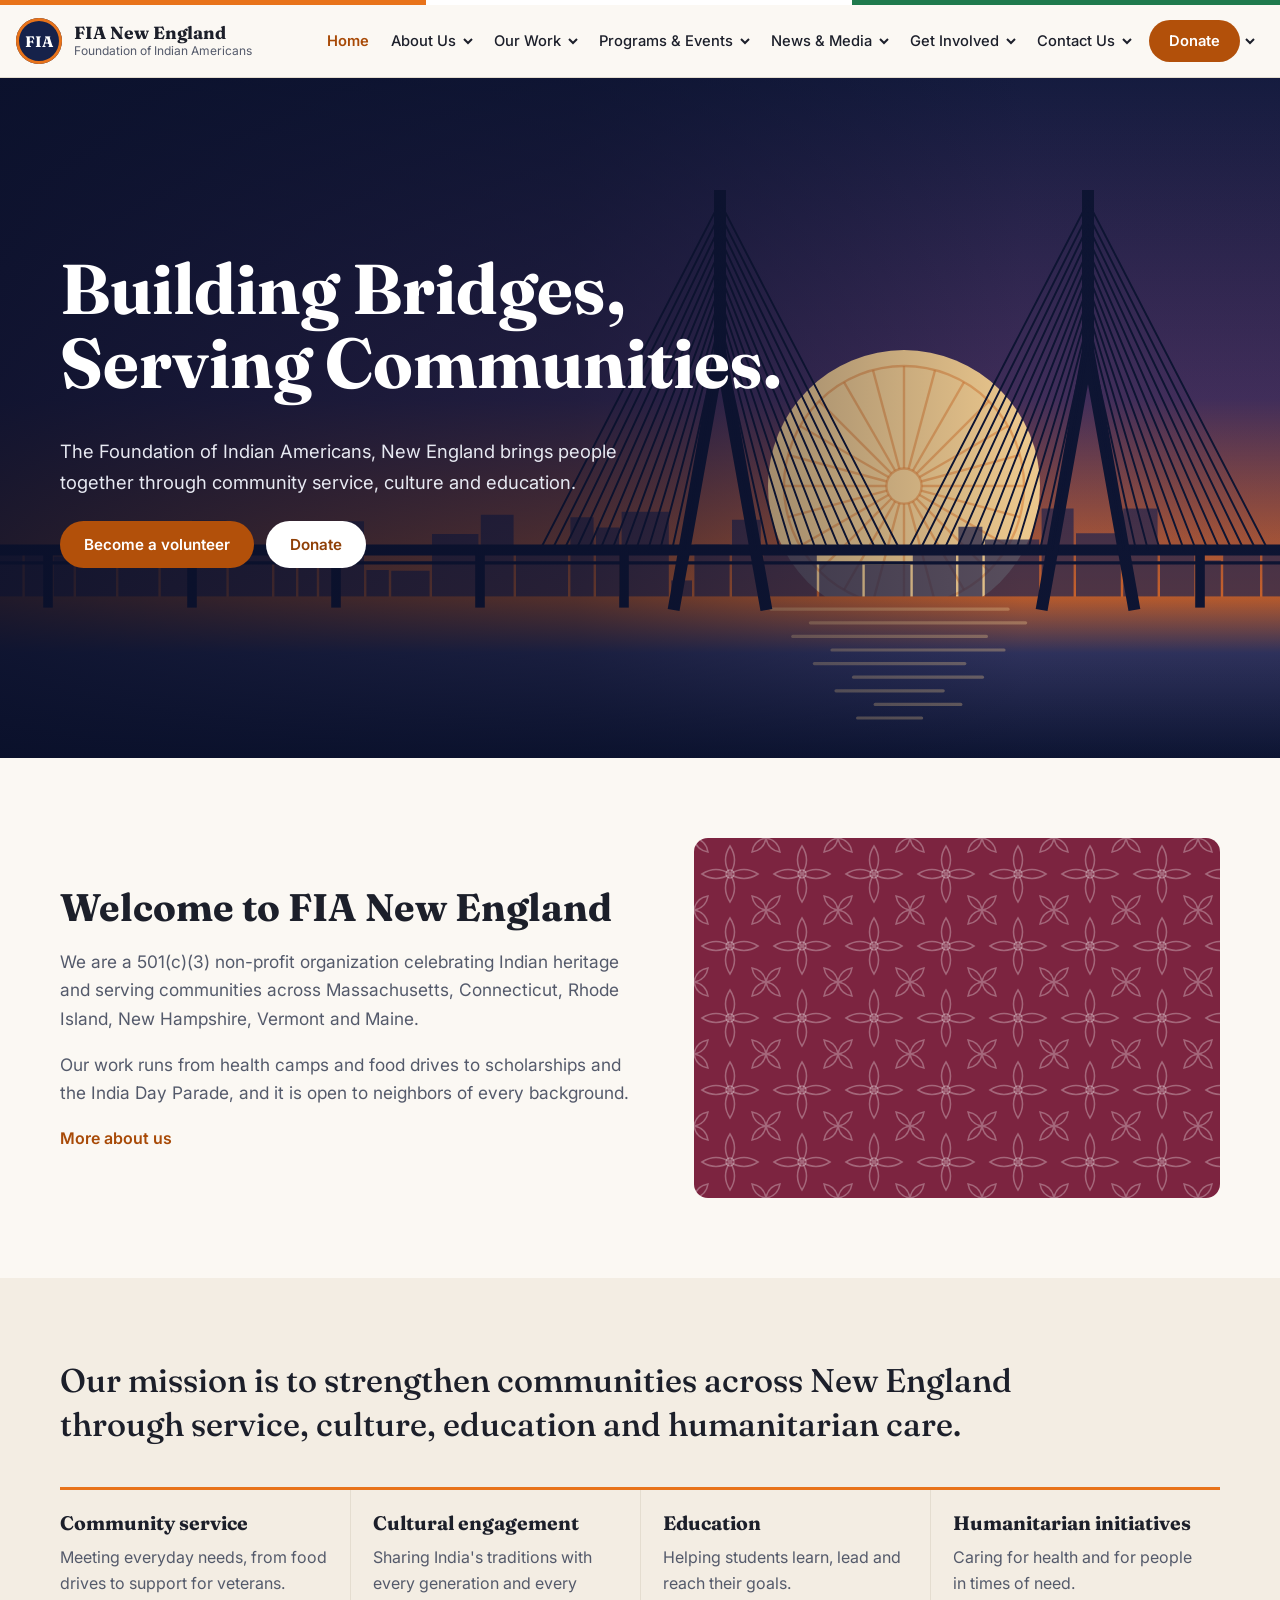
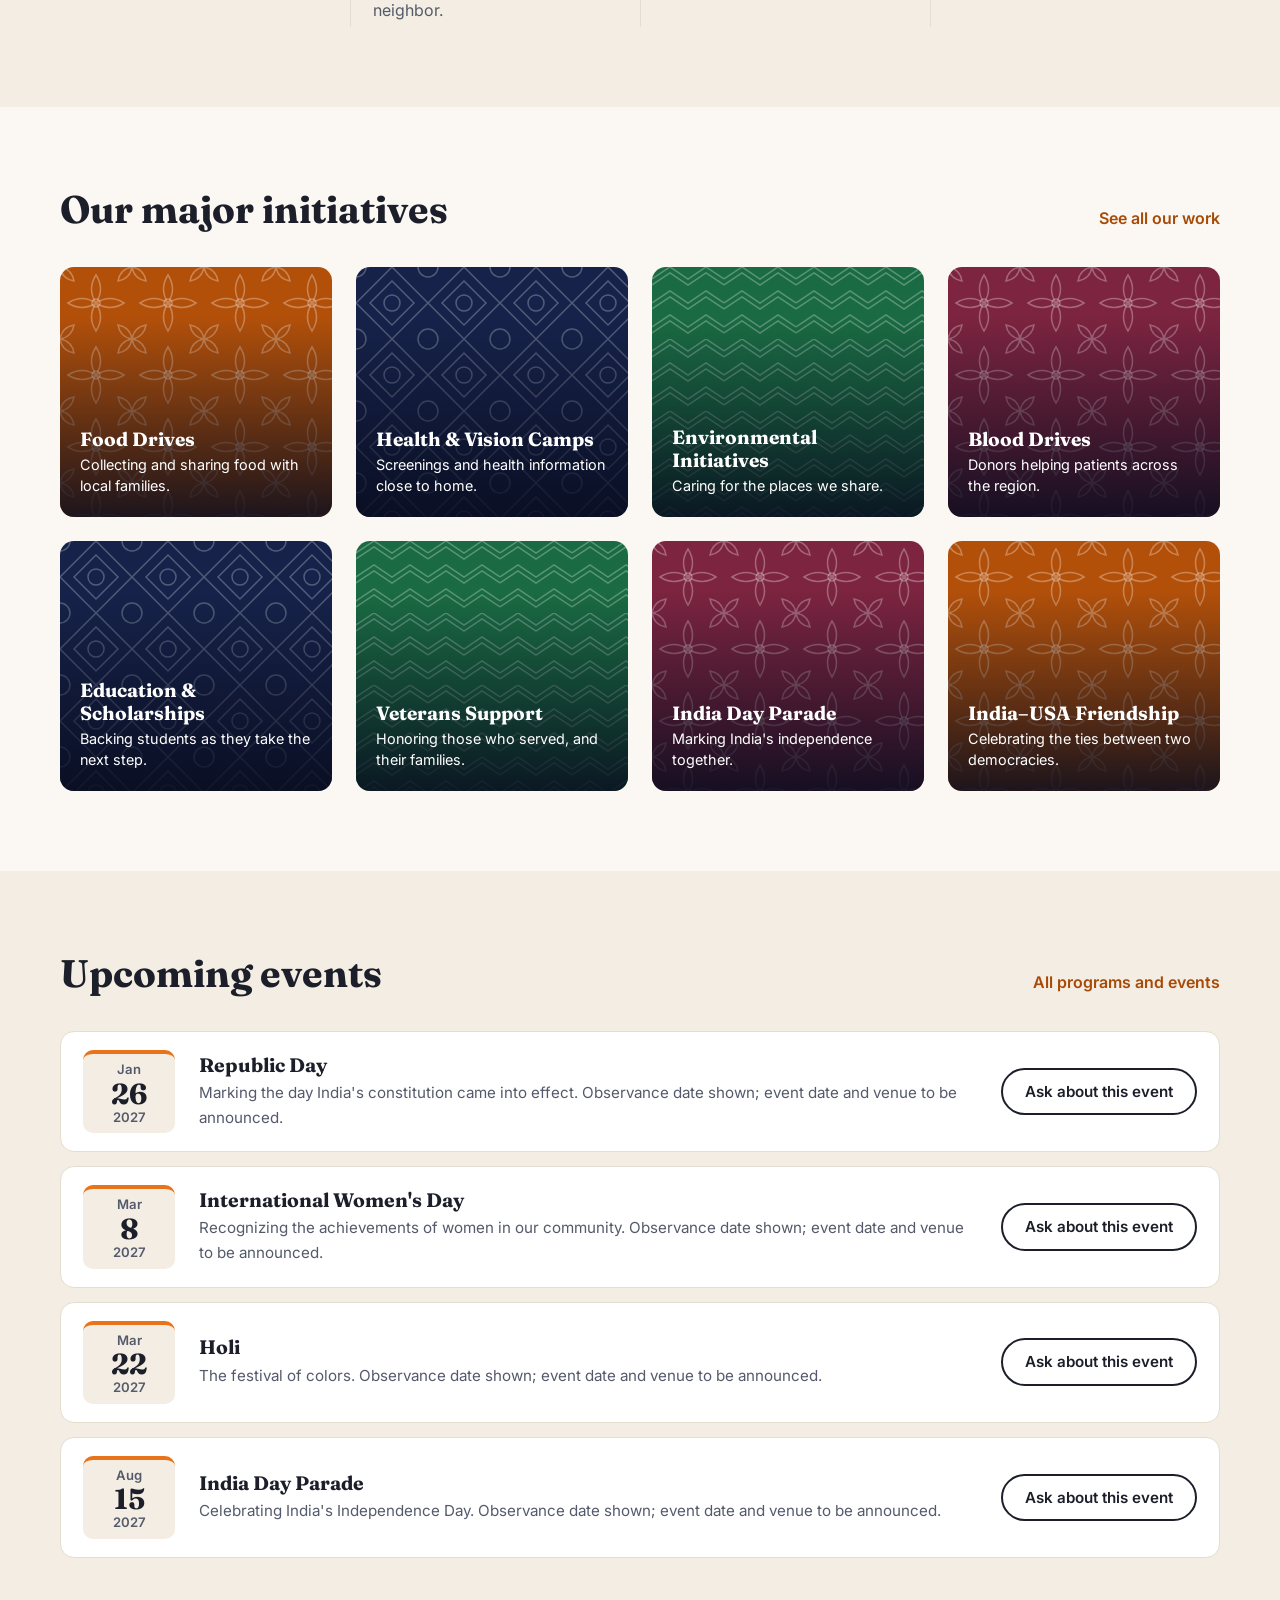
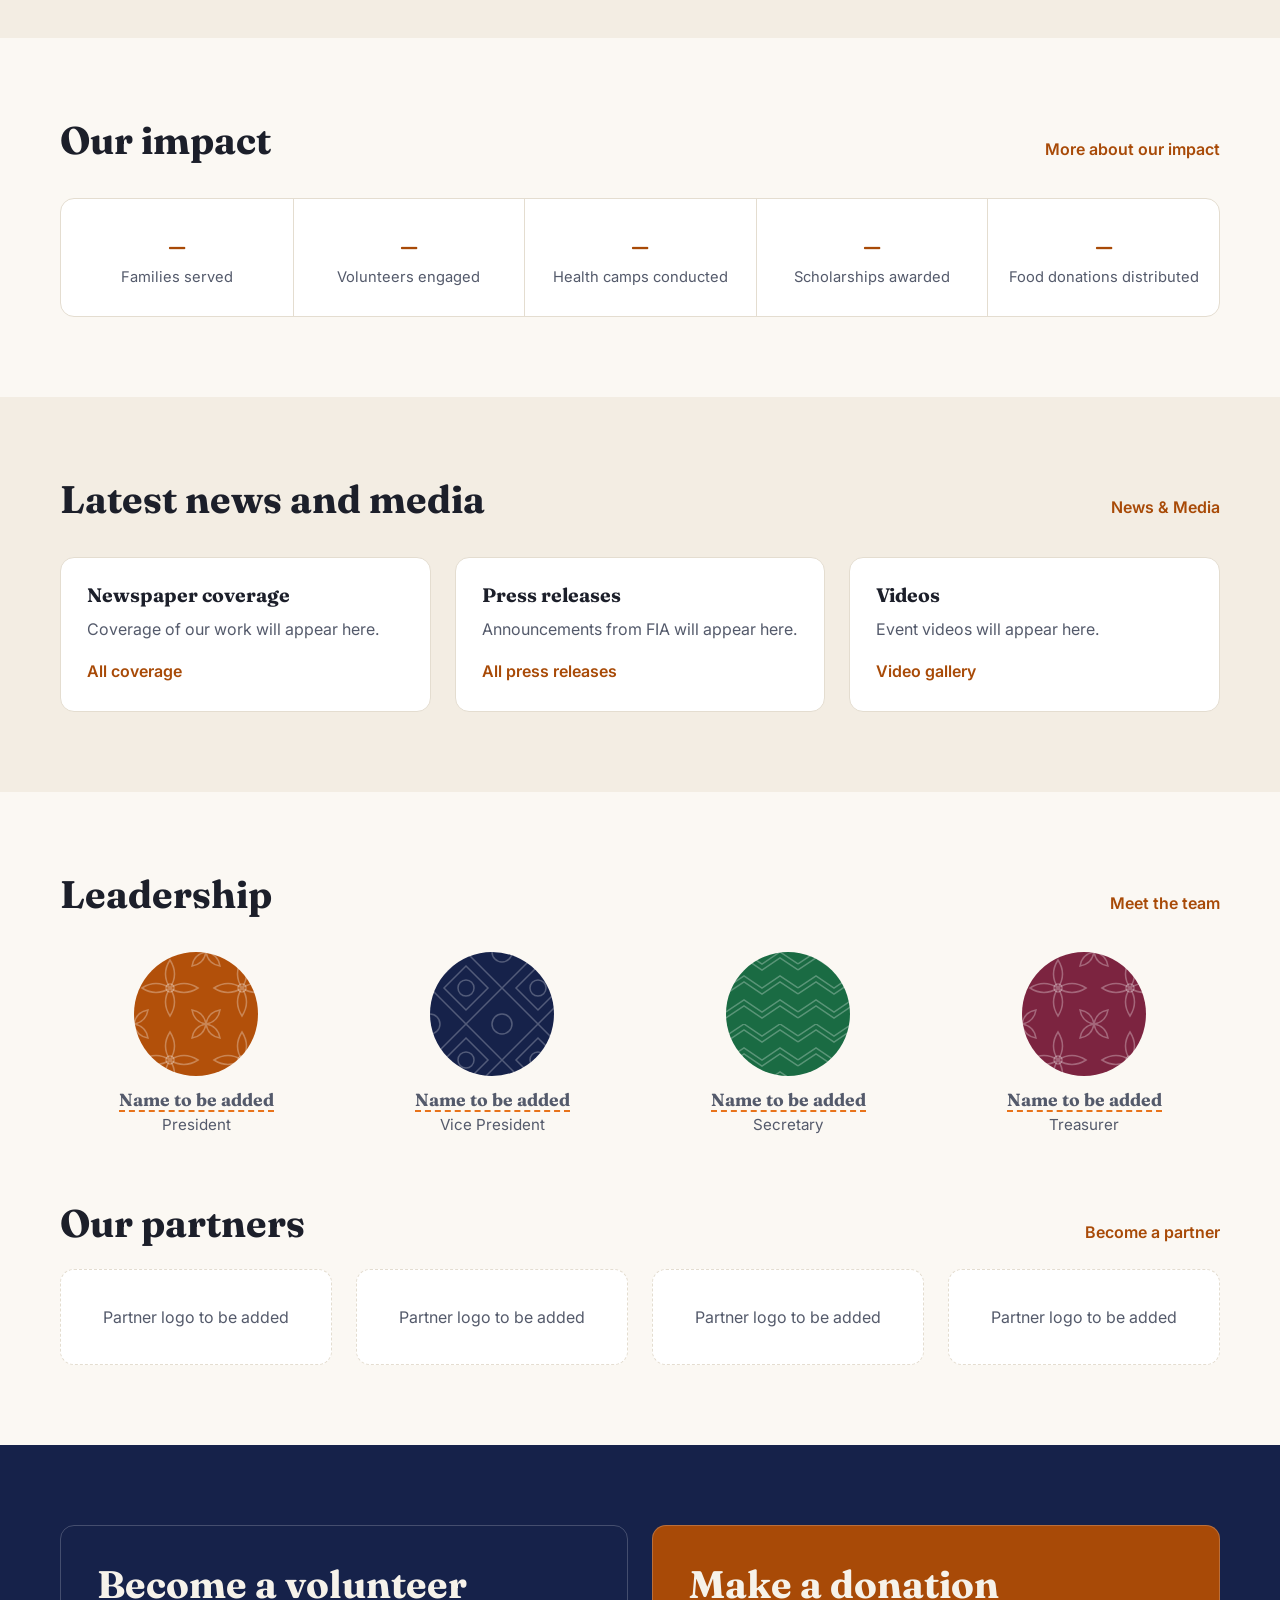
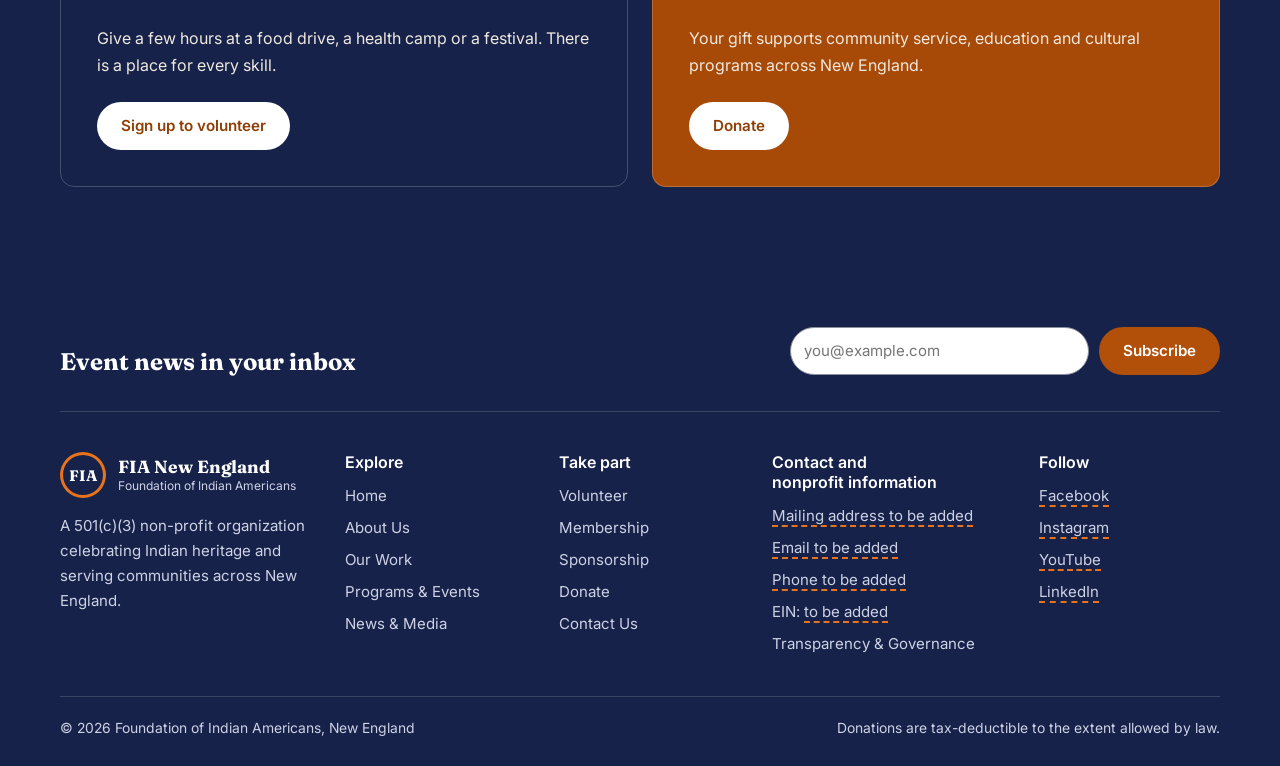
<file: fia-new-england/index.html>
<!doctype html>
<html lang="en">
<head>
<meta charset="utf-8">
<meta name="viewport" content="width=device-width, initial-scale=1">
<title>FIA New England</title>
<meta name="description" content="Foundation of Indian Americans (FIA)-New England is a 501 (C) 3 non-profit organization celebrating Indian heritage and serving communities across New England.">
<link rel="preconnect" href="https://fonts.googleapis.com">
<link rel="preconnect" href="https://fonts.gstatic.com" crossorigin>
<link href="https://fonts.googleapis.com/css2?family=Fraunces:opsz,wght@9..144,500;9..144,700&family=Inter:wght@400;500;600&display=swap" rel="stylesheet">
<link rel="stylesheet" href="assets/styles.css">
<script src="assets/site-config.js"></script>
<script src="assets/site.js"></script>
</head>
<body>
<fia-header></fia-header>
<noscript><p class="wrap"><a href="index.html">Home</a> | <a href="about.html">About Us</a> | <a href="our-work.html">Our Work</a> | <a href="programs-events.html">Programs &amp; Events</a> | <a href="news-media.html">News &amp; Media</a> | <a href="get-involved.html">Get Involved</a> | <a href="donate.html">Donate</a> | <a href="contact.html">Contact Us</a></p></noscript>

<main id="main">
<!-- 1. Hero banner: add event photos in assets/site-config.js (heroPhotos) -->
<section class="hero">
  <div class="hero-media"><img class="on" src="images/hero-bridge.svg" alt=""></div>
  <div class="wrap">
    <h1>Building Bridges, <br>Serving Communities.</h1>
    <p>The Foundation of Indian Americans, New England brings people together through community service, culture and education.</p>
    <div class="actions">
      <a class="btn" href="get-involved.html#volunteer">Become a volunteer</a>
      <a class="btn btn-light" href="donate.html">Donate</a>
    </div>
  </div>
</section>

<!-- 2. About FIA -->
<section id="about">
  <div class="wrap split">
    <div>
      <h2>Welcome to FIA New England</h2>
      <p class="lead">We are a 501(c)(3) non-profit organization celebrating Indian heritage and serving communities across Massachusetts, Connecticut, Rhode Island, New Hampshire, Vermont and Maine.</p>
      <p class="lead">Our work runs from health camps and food drives to scholarships and the India Day Parade, and it is open to neighbors of every background.</p>
      <a class="link" href="about.html">More about us</a>
    </div>
    <div class="photo p4" data-photo="about"></div>
  </div>
</section>

<!-- 3. Our mission -->
<section id="mission" class="alt">
  <div class="wrap">
    <h2 class="sr-only">Our mission</h2>
    <p class="statement">Our mission is to strengthen communities across New England through service, culture, education and humanitarian care.</p>
    <div class="mission">
      <div><h3>Community service</h3><p>Meeting everyday needs, from food drives to support for veterans.</p></div>
      <div><h3>Cultural engagement</h3><p>Sharing India's traditions with every generation and every neighbor.</p></div>
      <div><h3>Education</h3><p>Helping students learn, lead and reach their goals.</p></div>
      <div><h3>Humanitarian initiatives</h3><p>Caring for health and for people in times of need.</p></div>
    </div>
  </div>
</section>

<!-- 4. Major initiatives -->
<section id="initiatives">
  <div class="wrap">
    <div class="section-head"><h2>Our major initiatives</h2><a class="link" href="our-work.html">See all our work</a></div>
    <div class="cols-4">
      <a class="tile photo p1" data-photo="food" href="our-work.html#food"><span><strong>Food Drives</strong><small>Collecting and sharing food with local families.</small></span></a>
      <a class="tile photo p2" data-photo="health" href="our-work.html#health"><span><strong>Health &amp; Vision Camps</strong><small>Screenings and health information close to home.</small></span></a>
      <a class="tile photo p3" data-photo="environment" href="our-work.html#environment"><span><strong>Environmental Initiatives</strong><small>Caring for the places we share.</small></span></a>
      <a class="tile photo p4" data-photo="blood" href="our-work.html#blood"><span><strong>Blood Drives</strong><small>Donors helping patients across the region.</small></span></a>
      <a class="tile photo p2" data-photo="education" href="our-work.html#education"><span><strong>Education &amp; Scholarships</strong><small>Backing students as they take the next step.</small></span></a>
      <a class="tile photo p3" data-photo="veterans" href="our-work.html#veterans"><span><strong>Veterans Support</strong><small>Honoring those who served, and their families.</small></span></a>
      <a class="tile photo p4" data-photo="parade" href="programs-events.html#parade"><span><strong>India Day Parade</strong><small>Marking India's independence together.</small></span></a>
      <a class="tile photo p1" data-photo="friendship" href="special-initiatives.html#friendship"><span><strong>India&ndash;USA Friendship</strong><small>Celebrating the ties between two democracies.</small></span></a>
    </div>
  </div>
</section>

<!-- 5. Upcoming events: edit the list in assets/site-config.js -->
<section id="events" class="alt">
  <div class="wrap">
    <div class="section-head"><h2>Upcoming events</h2><a class="link" href="programs-events.html">All programs and events</a></div>
    <div class="events" data-render="upcoming" data-max="4"></div>
  </div>
</section>

<!-- 6. Impact -->
<section id="impact">
  <div class="wrap">
    <div class="section-head"><h2>Our impact</h2><a class="link" href="impact.html">More about our impact</a></div>
    <div class="stats" data-render="impact"></div>
  </div>
</section>

<!-- 7. News and media -->
<section id="news" class="alt">
  <div class="wrap">
    <div class="section-head"><h2>Latest news and media</h2><a class="link" href="news-media.html">News &amp; Media</a></div>
    <div class="cols-3">
      <div class="box"><h3>Newspaper coverage</h3><p data-render="latest" data-group="coverage" data-none="Coverage of our work will appear here."></p><a class="link" href="news-media.html#coverage">All coverage</a></div>
      <div class="box"><h3>Press releases</h3><p data-render="latest" data-group="press" data-none="Announcements from FIA will appear here."></p><a class="link" href="news-media.html#press">All press releases</a></div>
      <div class="box"><h3>Videos</h3><p data-render="latest" data-group="videos" data-none="Event videos will appear here."></p><a class="link" href="news-media.html#videos">Video gallery</a></div>
    </div>
  </div>
</section>

<!-- 8. Leadership and partners -->
<section id="leadership">
  <div class="wrap">
    <div class="section-head"><h2>Leadership</h2><a class="link" href="about.html#leadership">Meet the team</a></div>
    <div class="cols-4 people" data-render="people" data-group="leadership" data-max="4"></div>
    <div class="section-head" style="margin:64px 0 24px"><h2>Our partners</h2><a class="link" href="get-involved.html#partner">Become a partner</a></div>
    <div class="cols-4 partners" data-render="partners"></div>
  </div>
</section>

<!-- 9. Volunteer / donate -->
<section id="involve" class="cta">
  <div class="wrap cols-2">
    <div><h2>Become a volunteer</h2><p>Give a few hours at a food drive, a health camp or a festival. There is a place for every skill.</p><div class="actions"><a class="btn btn-light" href="get-involved.html#volunteer">Sign up to volunteer</a></div></div>
    <div class="give"><h2>Make a donation</h2><p>Your gift supports community service, education and cultural programs across New England.</p><div class="actions"><a class="btn btn-light" href="donate.html">Donate</a></div></div>
  </div>
</section>
</main>

<fia-footer></fia-footer>
</body>
</html>
</file>
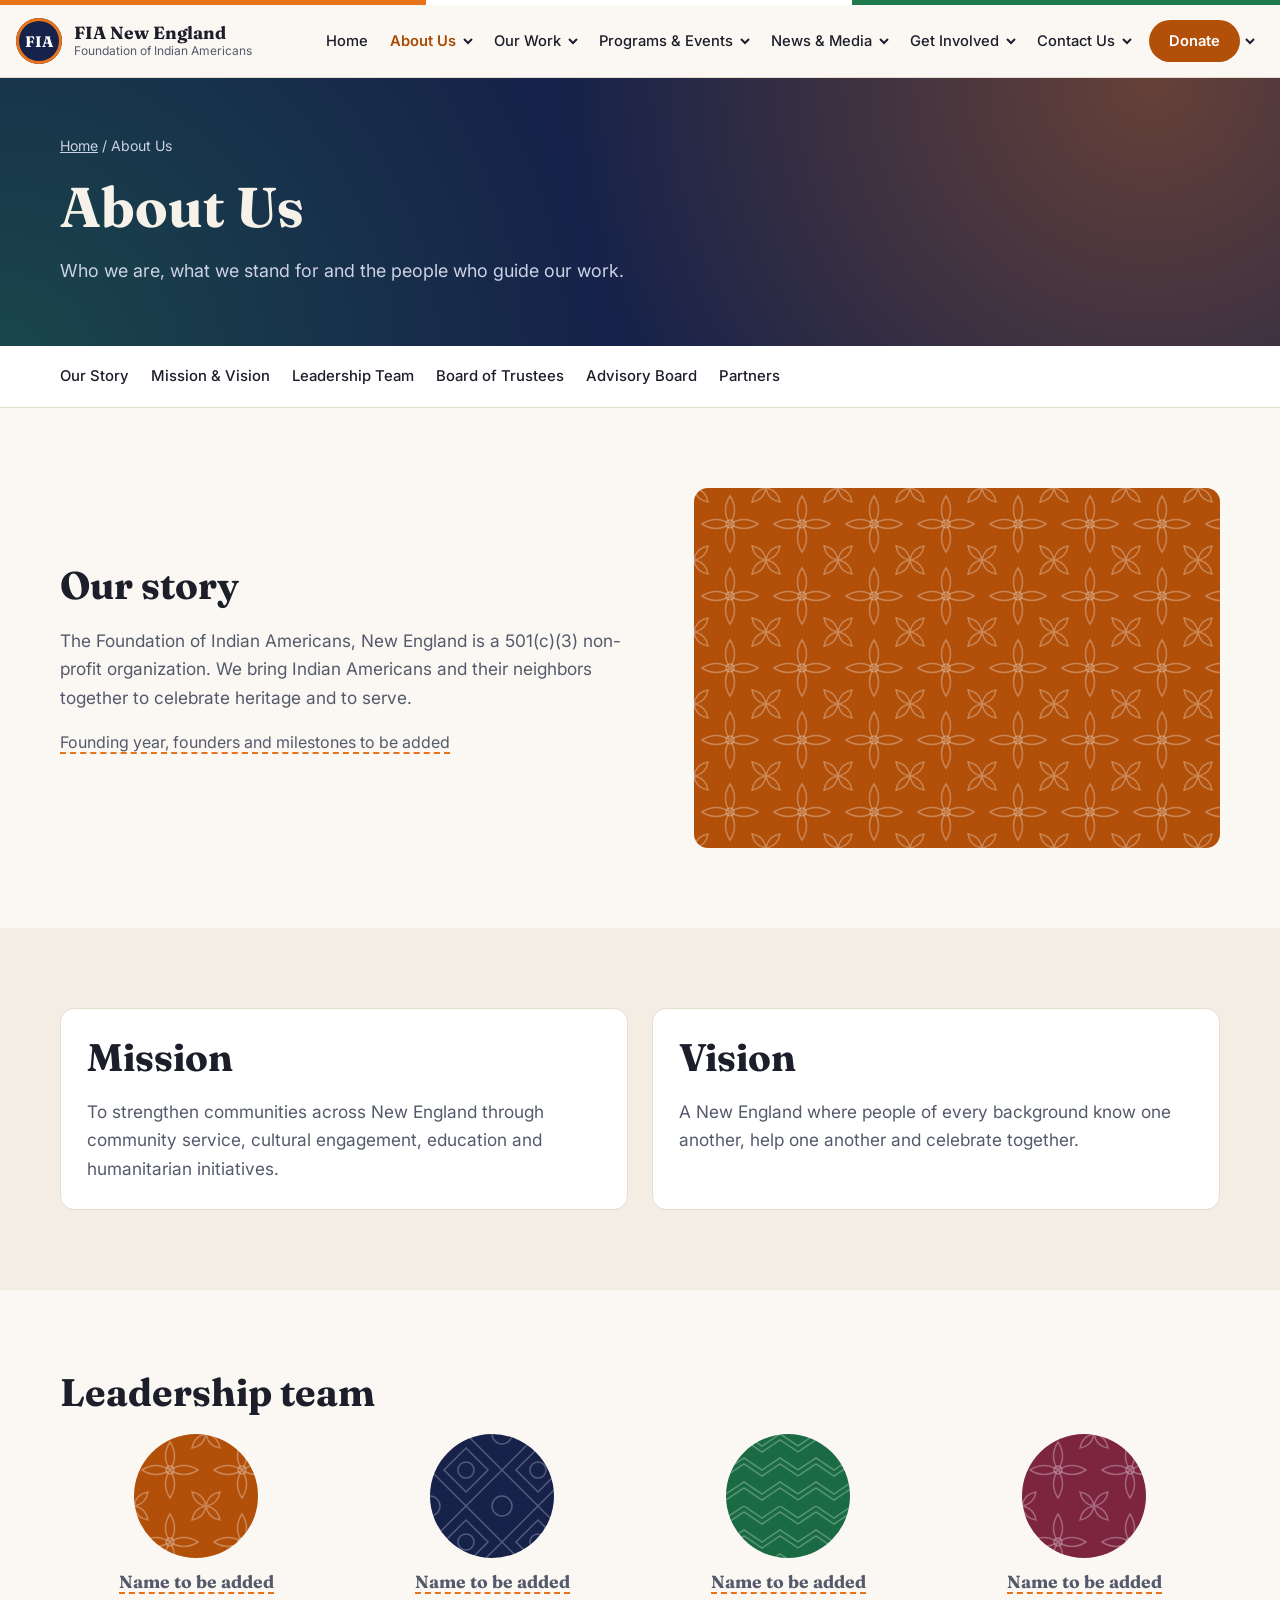
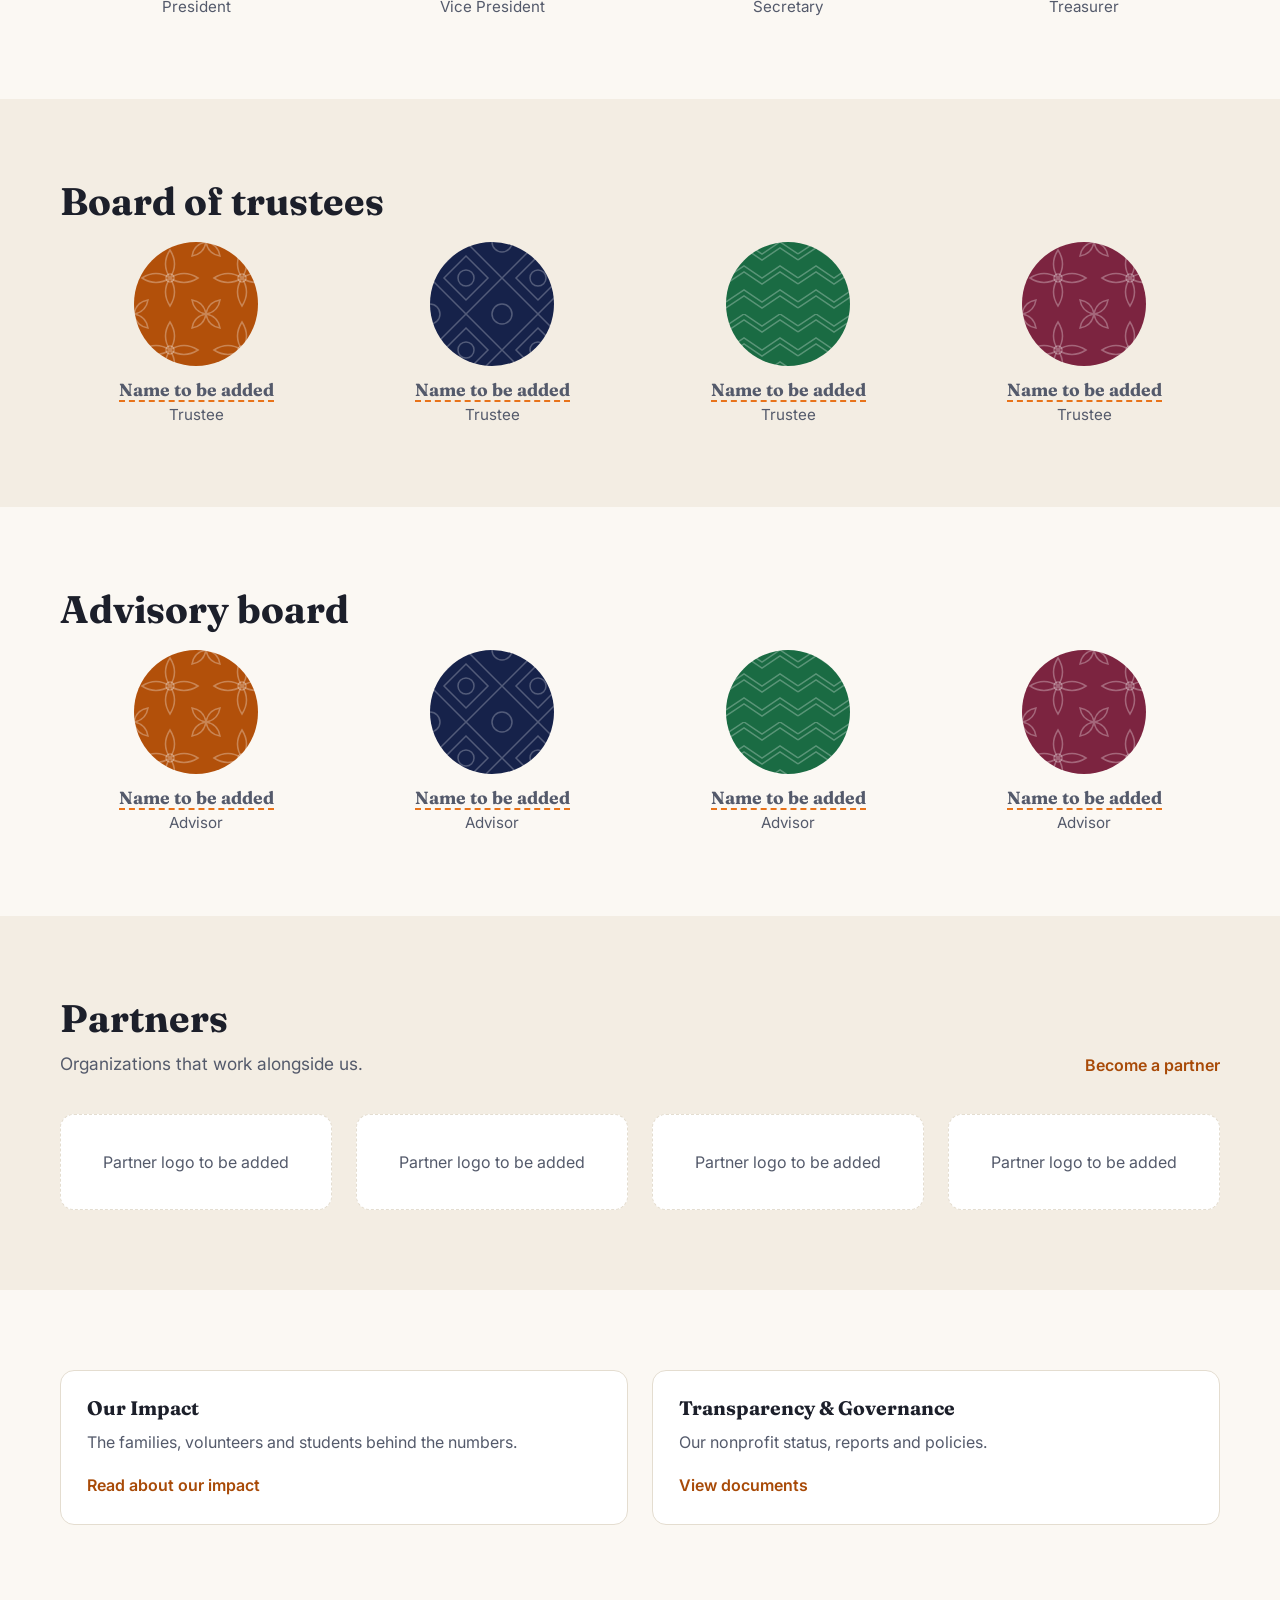
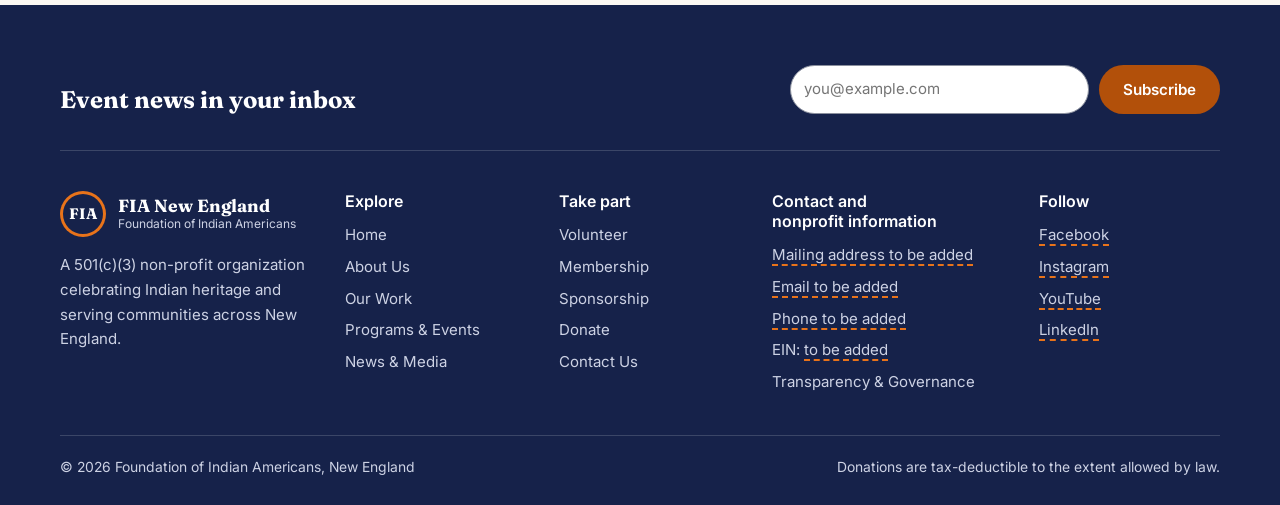
<file: fia-new-england/about.html>
<!doctype html>
<html lang="en">
<head>
<meta charset="utf-8">
<meta name="viewport" content="width=device-width, initial-scale=1">
<title>About Us | FIA New England</title>
<meta name="description" content="The story, mission, leadership, boards and partners of FIA New England.">
<link rel="preconnect" href="https://fonts.googleapis.com">
<link rel="preconnect" href="https://fonts.gstatic.com" crossorigin>
<link href="https://fonts.googleapis.com/css2?family=Fraunces:opsz,wght@9..144,500;9..144,700&family=Inter:wght@400;500;600&display=swap" rel="stylesheet">
<link rel="stylesheet" href="assets/styles.css">
<script src="assets/site-config.js"></script>
<script src="assets/site.js"></script>
</head>
<body>
<fia-header></fia-header>
<noscript><p class="wrap"><a href="index.html">Home</a> | <a href="about.html">About Us</a> | <a href="our-work.html">Our Work</a> | <a href="programs-events.html">Programs &amp; Events</a> | <a href="news-media.html">News &amp; Media</a> | <a href="get-involved.html">Get Involved</a> | <a href="donate.html">Donate</a> | <a href="contact.html">Contact Us</a></p></noscript>

<main id="main">
<div class="band"><div class="wrap">
  <nav class="crumbs" aria-label="Breadcrumb"><a href="index.html">Home</a> / About Us</nav>
  <h1>About Us</h1>
  <p>Who we are, what we stand for and the people who guide our work.</p>
</div></div>
<nav class="jump" aria-label="On this page"><ul class="wrap">
  <li><a href="#our-story">Our Story</a></li>
  <li><a href="#mission">Mission &amp; Vision</a></li>
  <li><a href="#leadership">Leadership Team</a></li>
  <li><a href="#trustees">Board of Trustees</a></li>
  <li><a href="#advisors">Advisory Board</a></li>
  <li><a href="#partners">Partners</a></li>
</ul></nav>

<section id="our-story">
  <div class="wrap split">
    <div>
      <h2>Our story</h2>
      <p class="lead">The Foundation of Indian Americans, New England is a 501(c)(3) non-profit organization. We bring Indian Americans and their neighbors together to celebrate heritage and to serve.</p>
      <p><span class="todo">Founding year, founders and milestones to be added</span></p>
    </div>
    <div class="photo p1" data-photo="about"></div>
  </div>
</section>
<section id="mission" class="alt">
  <div class="wrap cols-2">
    <div class="box"><h2>Mission</h2><p class="lead">To strengthen communities across New England through community service, cultural engagement, education and humanitarian initiatives.</p></div>
    <div class="box"><h2>Vision</h2><p class="lead">A New England where people of every background know one another, help one another and celebrate together.</p></div>
  </div>
</section>
<section id="leadership"><div class="wrap"><h2>Leadership team</h2><div class="cols-4 people" data-render="people" data-group="leadership"></div></div></section>
<section id="trustees" class="alt"><div class="wrap"><h2>Board of trustees</h2><div class="cols-4 people" data-render="people" data-group="trustees"></div></div></section>
<section id="advisors"><div class="wrap"><h2>Advisory board</h2><div class="cols-4 people" data-render="people" data-group="advisors"></div></div></section>
<section id="partners" class="alt">
  <div class="wrap">
    <div class="section-head"><div><h2>Partners</h2><p class="lead">Organizations that work alongside us.</p></div><a class="link" href="get-involved.html#partner">Become a partner</a></div>
    <div class="cols-4 partners" data-render="partners"></div>
  </div>
</section>
<section>
  <div class="wrap cols-2">
    <div class="box"><h3>Our Impact</h3><p>The families, volunteers and students behind the numbers.</p><a class="link" href="impact.html">Read about our impact</a></div>
    <div class="box"><h3>Transparency &amp; Governance</h3><p>Our nonprofit status, reports and policies.</p><a class="link" href="transparency.html">View documents</a></div>
  </div>
</section>
</main>

<fia-footer></fia-footer>
</body>
</html>
</file>
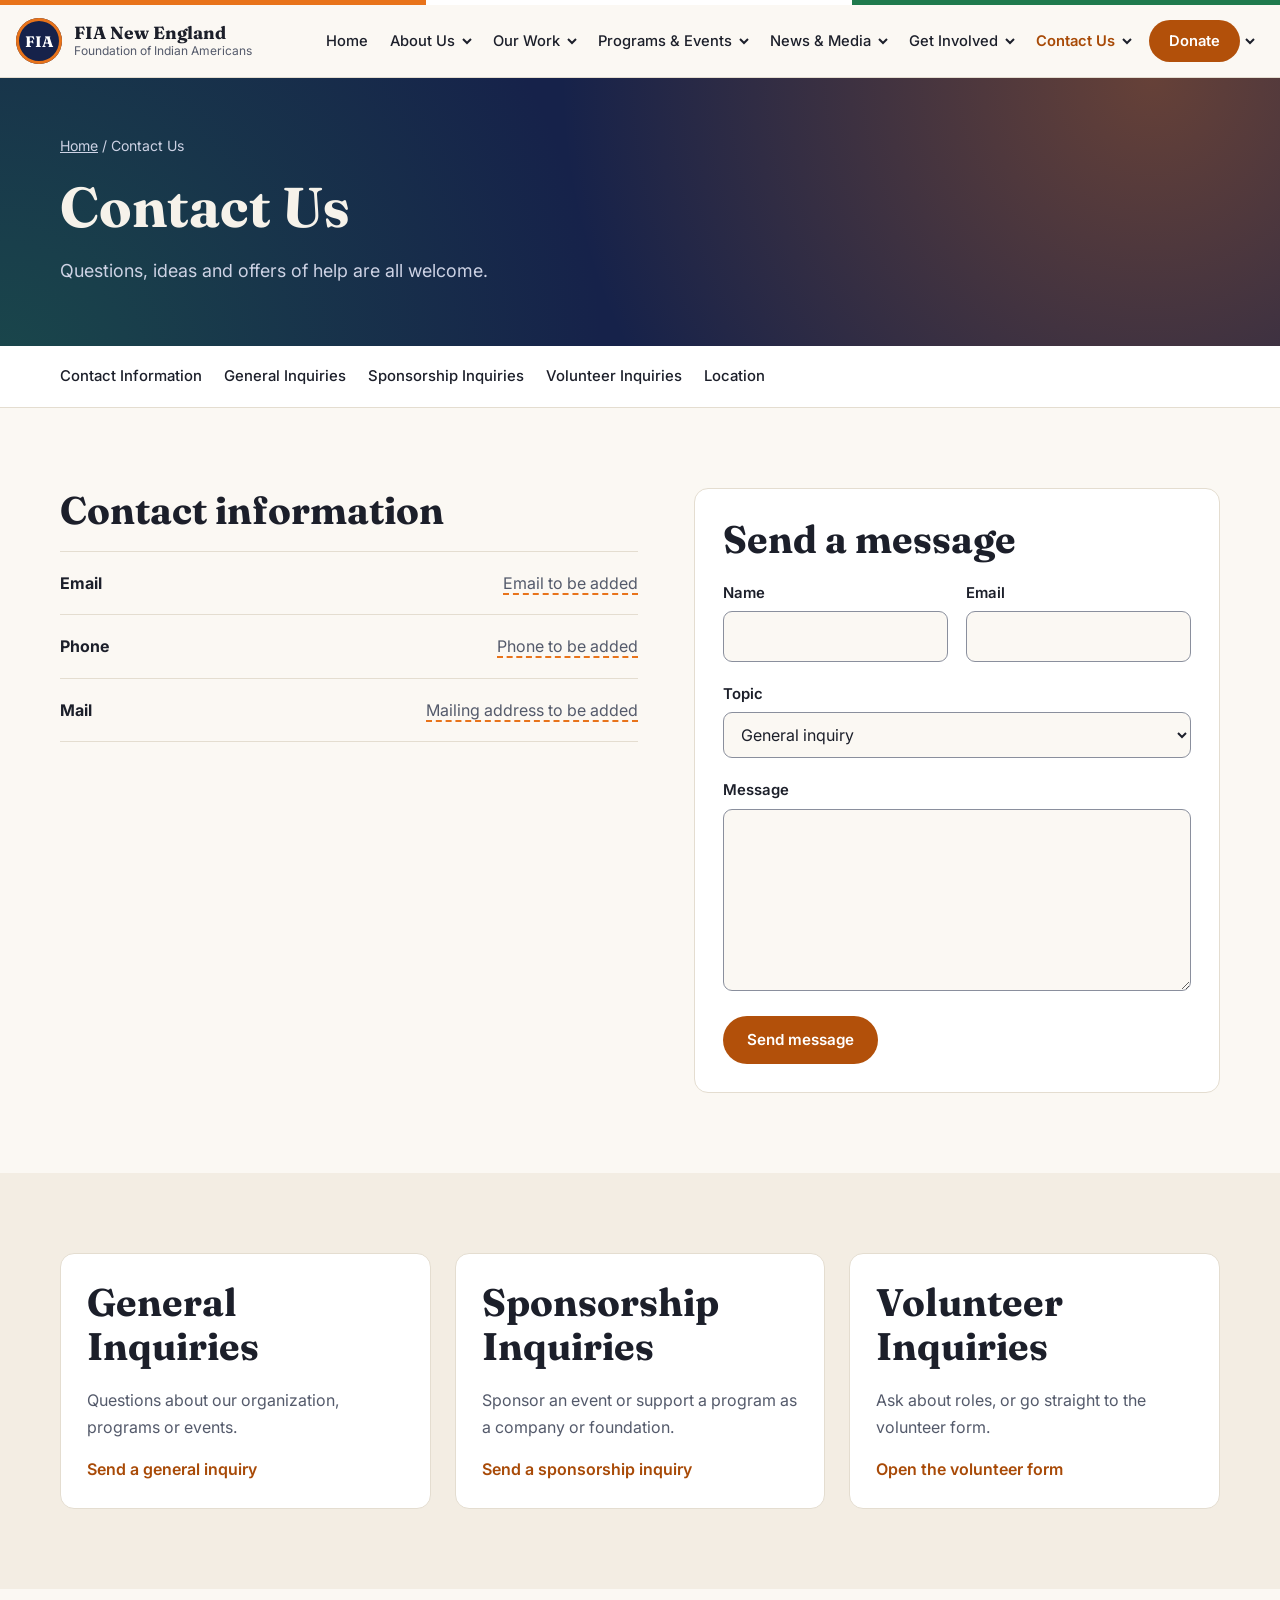
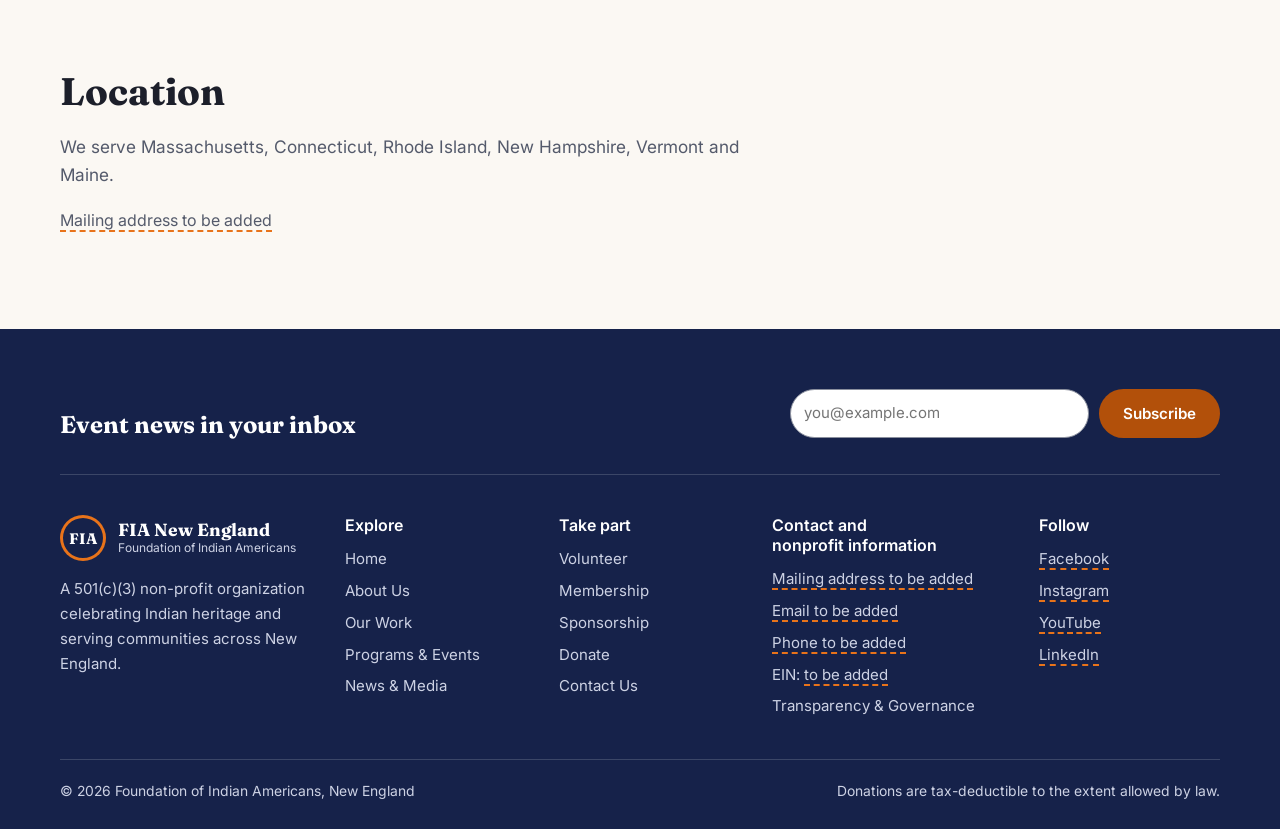
<file: fia-new-england/contact.html>
<!doctype html>
<html lang="en">
<head>
<meta charset="utf-8">
<meta name="viewport" content="width=device-width, initial-scale=1">
<title>Contact Us | FIA New England</title>
<meta name="description" content="Contact FIA New England with general, sponsorship or volunteer inquiries.">
<link rel="preconnect" href="https://fonts.googleapis.com">
<link rel="preconnect" href="https://fonts.gstatic.com" crossorigin>
<link href="https://fonts.googleapis.com/css2?family=Fraunces:opsz,wght@9..144,500;9..144,700&family=Inter:wght@400;500;600&display=swap" rel="stylesheet">
<link rel="stylesheet" href="assets/styles.css">
<script src="assets/site-config.js"></script>
<script src="assets/site.js"></script>
</head>
<body>
<fia-header></fia-header>
<noscript><p class="wrap"><a href="index.html">Home</a> | <a href="about.html">About Us</a> | <a href="our-work.html">Our Work</a> | <a href="programs-events.html">Programs &amp; Events</a> | <a href="news-media.html">News &amp; Media</a> | <a href="get-involved.html">Get Involved</a> | <a href="donate.html">Donate</a> | <a href="contact.html">Contact Us</a></p></noscript>

<main id="main">
<div class="band"><div class="wrap">
  <nav class="crumbs" aria-label="Breadcrumb"><a href="index.html">Home</a> / Contact Us</nav>
  <h1>Contact Us</h1>
  <p>Questions, ideas and offers of help are all welcome.</p>
</div></div>
<nav class="jump" aria-label="On this page"><ul class="wrap">
  <li><a href="#information">Contact Information</a></li>
  <li><a href="#general">General Inquiries</a></li>
  <li><a href="#sponsorship">Sponsorship Inquiries</a></li>
  <li><a href="#volunteer">Volunteer Inquiries</a></li>
  <li><a href="#location">Location</a></li>
</ul></nav>

<section id="information">
  <div class="wrap split" style="align-items:start">
    <div>
      <h2>Contact information</h2>
      <ul class="rows"><li><strong>Email</strong><span data-fill="email"></span></li><li><strong>Phone</strong><span data-fill="phone"></span></li><li><strong>Mail</strong><span data-fill="address"></span></li></ul>
    </div>
    <form class="card" id="form" data-kind="contact">
      <h2 class="full">Send a message</h2>
      <div><label for="c-name">Name</label><input id="c-name" name="name" required autocomplete="name"></div>
      <div><label for="c-email">Email</label><input id="c-email" name="email" type="email" required autocomplete="email"></div>
      <div class="full"><label for="c-topic">Topic</label><select id="c-topic" name="topic">
        <option value="general">General inquiry</option><option value="sponsorship">Sponsorship inquiry</option><option value="volunteer">Volunteer inquiry</option>
        <option value="membership">Membership</option><option value="partnership">Partnership or collaboration</option><option value="event">Events</option>
        <option value="donation">Donations</option><option value="receipt">Donation receipt</option><option value="media">Media inquiry</option>
      </select></div>
      <div class="full"><label for="c-msg">Message</label><textarea id="c-msg" name="message" rows="6" required></textarea></div>
      <div class="full"><button class="btn" type="submit">Send message</button></div>
      <p class="form-note full" role="status"></p>
    </form>
  </div>
</section>
<section class="alt">
  <div class="wrap cols-3">
    <div class="box" id="general"><h2>General Inquiries</h2><p>Questions about our organization, programs or events.</p><a class="link" href="contact.html?topic=general#form">Send a general inquiry</a></div>
    <div class="box" id="sponsorship"><h2>Sponsorship Inquiries</h2><p>Sponsor an event or support a program as a company or foundation.</p><a class="link" href="contact.html?topic=sponsorship#form">Send a sponsorship inquiry</a></div>
    <div class="box" id="volunteer"><h2>Volunteer Inquiries</h2><p>Ask about roles, or go straight to the volunteer form.</p><a class="link" href="get-involved.html#volunteer">Open the volunteer form</a></div>
  </div>
</section>
<section id="location"><div class="wrap"><h2>Location</h2><p class="lead">We serve Massachusetts, Connecticut, Rhode Island, New Hampshire, Vermont and Maine.</p><p data-fill="address"></p><p data-fill="map"></p></div></section>
</main>

<fia-footer></fia-footer>
</body>
</html>
</file>
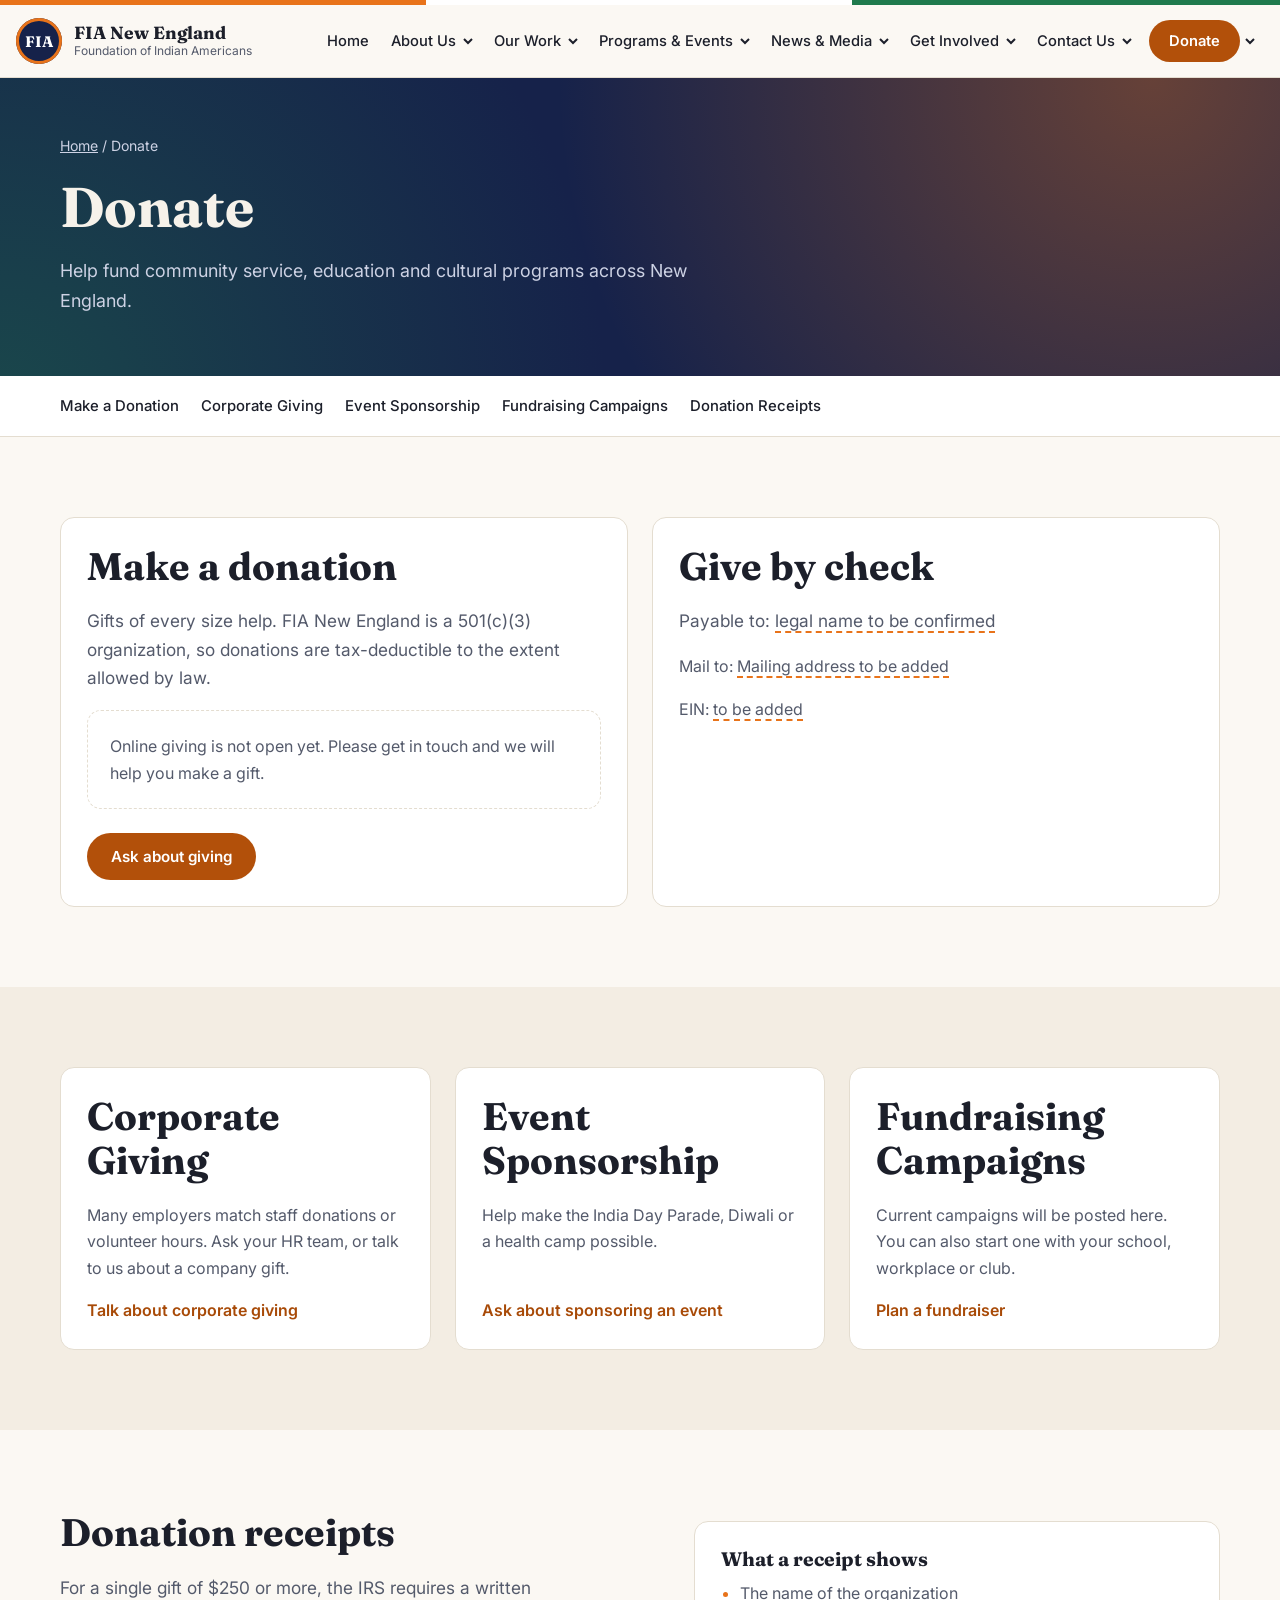
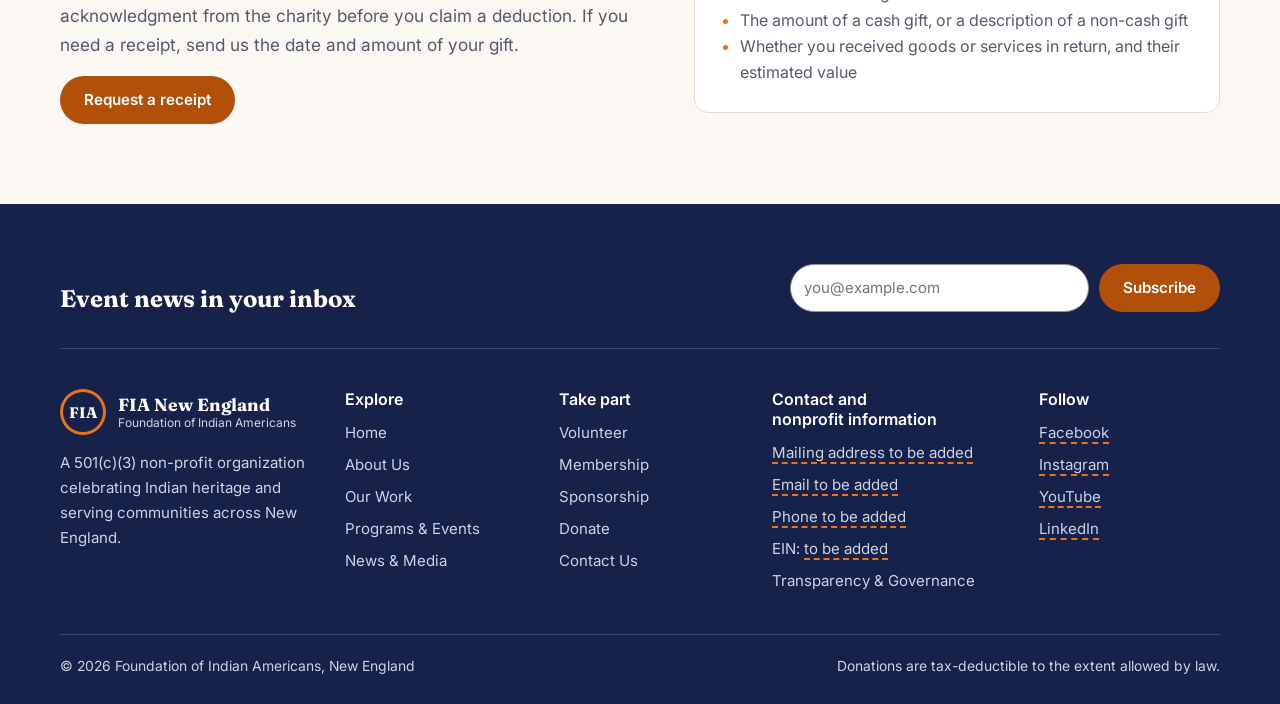
<file: fia-new-england/donate.html>
<!doctype html>
<html lang="en">
<head>
<meta charset="utf-8">
<meta name="viewport" content="width=device-width, initial-scale=1">
<title>Donate | FIA New England</title>
<meta name="description" content="Make a donation, give through your company, sponsor an event or request a donation receipt.">
<link rel="preconnect" href="https://fonts.googleapis.com">
<link rel="preconnect" href="https://fonts.gstatic.com" crossorigin>
<link href="https://fonts.googleapis.com/css2?family=Fraunces:opsz,wght@9..144,500;9..144,700&family=Inter:wght@400;500;600&display=swap" rel="stylesheet">
<link rel="stylesheet" href="assets/styles.css">
<script src="assets/site-config.js"></script>
<script src="assets/site.js"></script>
</head>
<body>
<fia-header></fia-header>
<noscript><p class="wrap"><a href="index.html">Home</a> | <a href="about.html">About Us</a> | <a href="our-work.html">Our Work</a> | <a href="programs-events.html">Programs &amp; Events</a> | <a href="news-media.html">News &amp; Media</a> | <a href="get-involved.html">Get Involved</a> | <a href="donate.html">Donate</a> | <a href="contact.html">Contact Us</a></p></noscript>

<main id="main">
<div class="band"><div class="wrap">
  <nav class="crumbs" aria-label="Breadcrumb"><a href="index.html">Home</a> / Donate</nav>
  <h1>Donate</h1>
  <p>Help fund community service, education and cultural programs across New England.</p>
</div></div>
<nav class="jump" aria-label="On this page"><ul class="wrap">
  <li><a href="#give">Make a Donation</a></li>
  <li><a href="#corporate">Corporate Giving</a></li>
  <li><a href="#events">Event Sponsorship</a></li>
  <li><a href="#campaigns">Fundraising Campaigns</a></li>
  <li><a href="#receipts">Donation Receipts</a></li>
</ul></nav>

<section id="give">
  <div class="wrap cols-2">
    <div class="box"><h2>Make a donation</h2><p class="lead">Gifts of every size help. FIA New England is a 501(c)(3) organization, so donations are tax-deductible to the extent allowed by law.</p><div data-fill="donate"></div></div>
    <div class="box"><h2>Give by check</h2><p class="lead">Payable to: <span class="todo">legal name to be confirmed</span></p><p>Mail to: <span data-fill="address"></span></p><p>EIN: <span data-fill="ein"></span></p></div>
  </div>
</section>
<section class="alt">
  <div class="wrap cols-3">
    <div class="box" id="corporate"><h2>Corporate Giving</h2><p>Many employers match staff donations or volunteer hours. Ask your HR team, or talk to us about a company gift.</p><a class="link" href="contact.html?topic=donation#form">Talk about corporate giving</a></div>
    <div class="box" id="events"><h2>Event Sponsorship</h2><p>Help make the India Day Parade, Diwali or a health camp possible.</p><a class="link" href="contact.html?topic=sponsorship#form">Ask about sponsoring an event</a></div>
    <div class="box" id="campaigns"><h2>Fundraising Campaigns</h2><p>Current campaigns will be posted here. You can also start one with your school, workplace or club.</p><a class="link" href="contact.html?topic=donation#form">Plan a fundraiser</a></div>
  </div>
</section>
<section id="receipts">
  <div class="wrap split">
    <div><h2>Donation receipts</h2><p class="lead">For a single gift of $250 or more, the IRS requires a written acknowledgment from the charity before you claim a deduction. If you need a receipt, send us the date and amount of your gift.</p><a class="btn" href="contact.html?topic=receipt#form">Request a receipt</a></div>
    <div class="box"><h3>What a receipt shows</h3><ul class="ticks"><li>The name of the organization</li><li>The amount of a cash gift, or a description of a non-cash gift</li><li>Whether you received goods or services in return, and their estimated value</li></ul></div>
  </div>
</section>
</main>

<fia-footer></fia-footer>
</body>
</html>
</file>
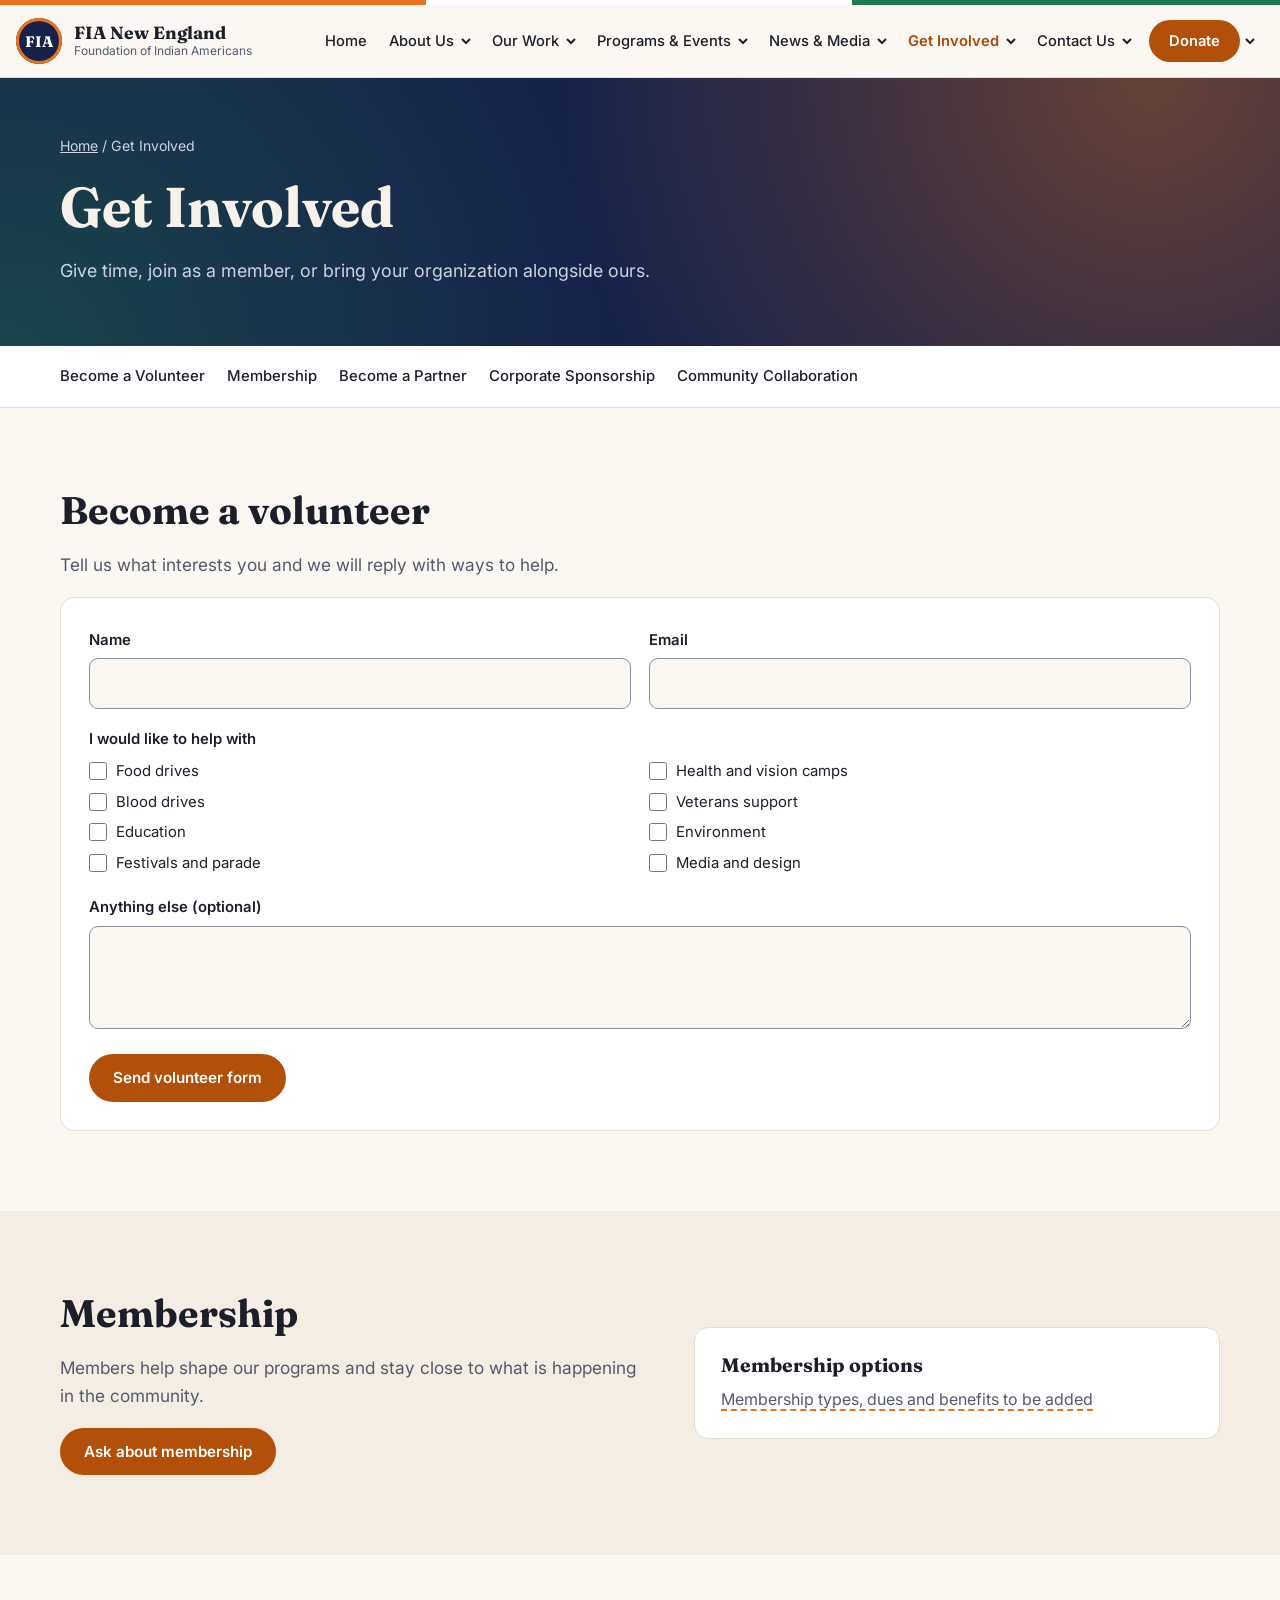
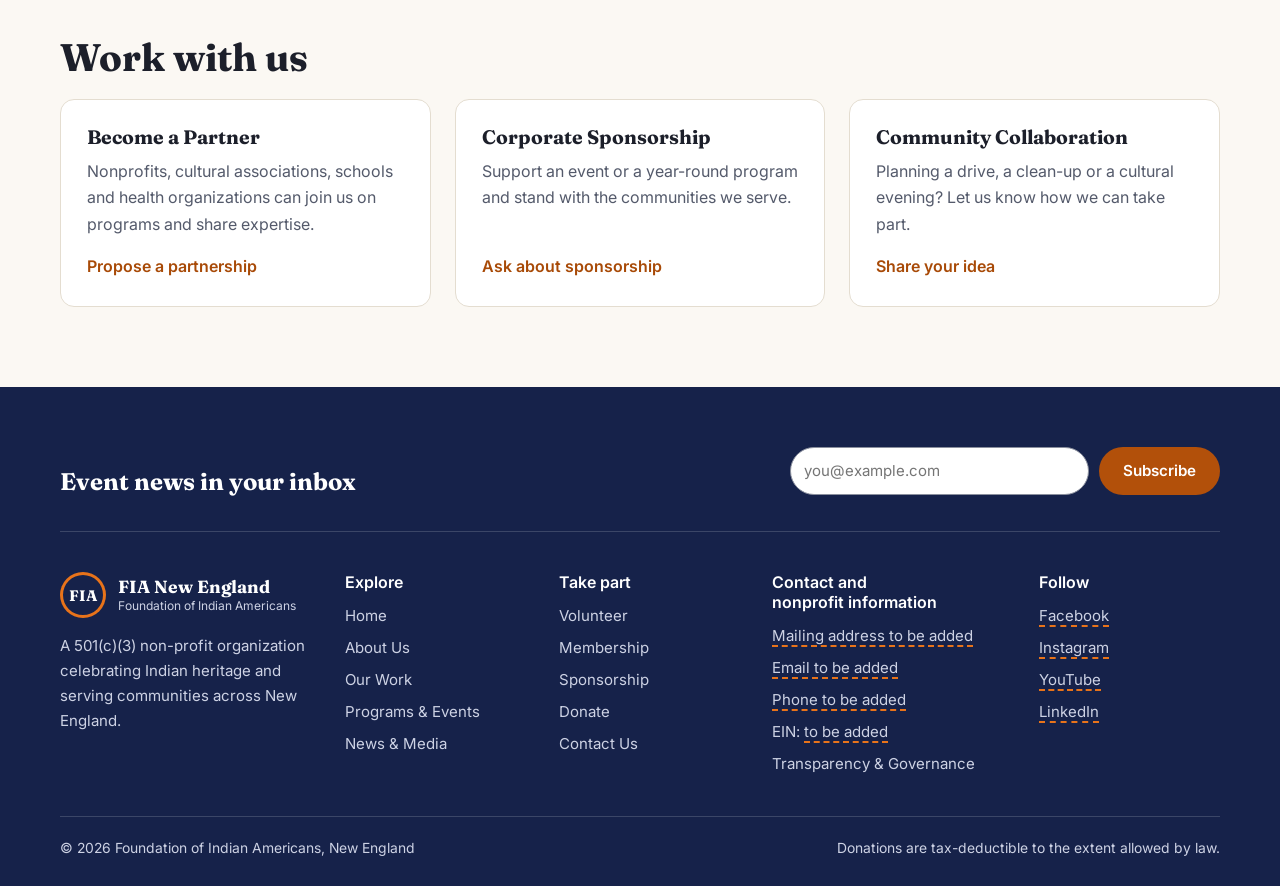
<file: fia-new-england/get-involved.html>
<!doctype html>
<html lang="en">
<head>
<meta charset="utf-8">
<meta name="viewport" content="width=device-width, initial-scale=1">
<title>Get Involved | FIA New England</title>
<meta name="description" content="Volunteer, join, partner, sponsor or collaborate with FIA New England.">
<link rel="preconnect" href="https://fonts.googleapis.com">
<link rel="preconnect" href="https://fonts.gstatic.com" crossorigin>
<link href="https://fonts.googleapis.com/css2?family=Fraunces:opsz,wght@9..144,500;9..144,700&family=Inter:wght@400;500;600&display=swap" rel="stylesheet">
<link rel="stylesheet" href="assets/styles.css">
<script src="assets/site-config.js"></script>
<script src="assets/site.js"></script>
</head>
<body>
<fia-header></fia-header>
<noscript><p class="wrap"><a href="index.html">Home</a> | <a href="about.html">About Us</a> | <a href="our-work.html">Our Work</a> | <a href="programs-events.html">Programs &amp; Events</a> | <a href="news-media.html">News &amp; Media</a> | <a href="get-involved.html">Get Involved</a> | <a href="donate.html">Donate</a> | <a href="contact.html">Contact Us</a></p></noscript>

<main id="main">
<div class="band"><div class="wrap">
  <nav class="crumbs" aria-label="Breadcrumb"><a href="index.html">Home</a> / Get Involved</nav>
  <h1>Get Involved</h1>
  <p>Give time, join as a member, or bring your organization alongside ours.</p>
</div></div>
<nav class="jump" aria-label="On this page"><ul class="wrap">
  <li><a href="#volunteer">Become a Volunteer</a></li>
  <li><a href="#membership">Membership</a></li>
  <li><a href="#partner">Become a Partner</a></li>
  <li><a href="#sponsorship">Corporate Sponsorship</a></li>
  <li><a href="#collaboration">Community Collaboration</a></li>
</ul></nav>

<section id="volunteer">
  <div class="wrap">
    <h2>Become a volunteer</h2>
    <p class="lead">Tell us what interests you and we will reply with ways to help.</p>
    <form class="card" data-kind="volunteer">
      <div><label for="v-name">Name</label><input id="v-name" name="name" required autocomplete="name"></div>
      <div><label for="v-email">Email</label><input id="v-email" name="email" type="email" required autocomplete="email"></div>
      <fieldset class="full"><legend>I would like to help with</legend><div class="checks">
        <label><input type="checkbox" name="interests" value="Food drives"> Food drives</label>
        <label><input type="checkbox" name="interests" value="Health and vision camps"> Health and vision camps</label>
        <label><input type="checkbox" name="interests" value="Blood drives"> Blood drives</label>
        <label><input type="checkbox" name="interests" value="Veterans support"> Veterans support</label>
        <label><input type="checkbox" name="interests" value="Education"> Education</label>
        <label><input type="checkbox" name="interests" value="Environment"> Environment</label>
        <label><input type="checkbox" name="interests" value="Festivals and parade"> Festivals and parade</label>
        <label><input type="checkbox" name="interests" value="Media and design"> Media and design</label>
      </div></fieldset>
      <div class="full"><label for="v-msg">Anything else (optional)</label><textarea id="v-msg" name="notes" rows="3"></textarea></div>
      <div class="full"><button class="btn" type="submit">Send volunteer form</button></div>
      <p class="form-note full" role="status"></p>
    </form>
  </div>
</section>
<section id="membership" class="alt">
  <div class="wrap split">
    <div><h2>Membership</h2><p class="lead">Members help shape our programs and stay close to what is happening in the community.</p><div data-fill="membership"></div></div>
    <div class="box"><h3>Membership options</h3><p><span class="todo">Membership types, dues and benefits to be added</span></p></div>
  </div>
</section>
<section id="partner">
  <div class="wrap"><h2>Work with us</h2>
  <div class="cols-3">
    <div class="box"><h3>Become a Partner</h3><p>Nonprofits, cultural associations, schools and health organizations can join us on programs and share expertise.</p><a class="link" href="contact.html?topic=partnership#form">Propose a partnership</a></div>
    <div class="box" id="sponsorship"><h3>Corporate Sponsorship</h3><p>Support an event or a year-round program and stand with the communities we serve.</p><a class="link" href="contact.html?topic=sponsorship#form">Ask about sponsorship</a></div>
    <div class="box" id="collaboration"><h3>Community Collaboration</h3><p>Planning a drive, a clean-up or a cultural evening? Let us know how we can take part.</p><a class="link" href="contact.html?topic=partnership#form">Share your idea</a></div>
  </div></div>
</section>
</main>

<fia-footer></fia-footer>
</body>
</html>
</file>
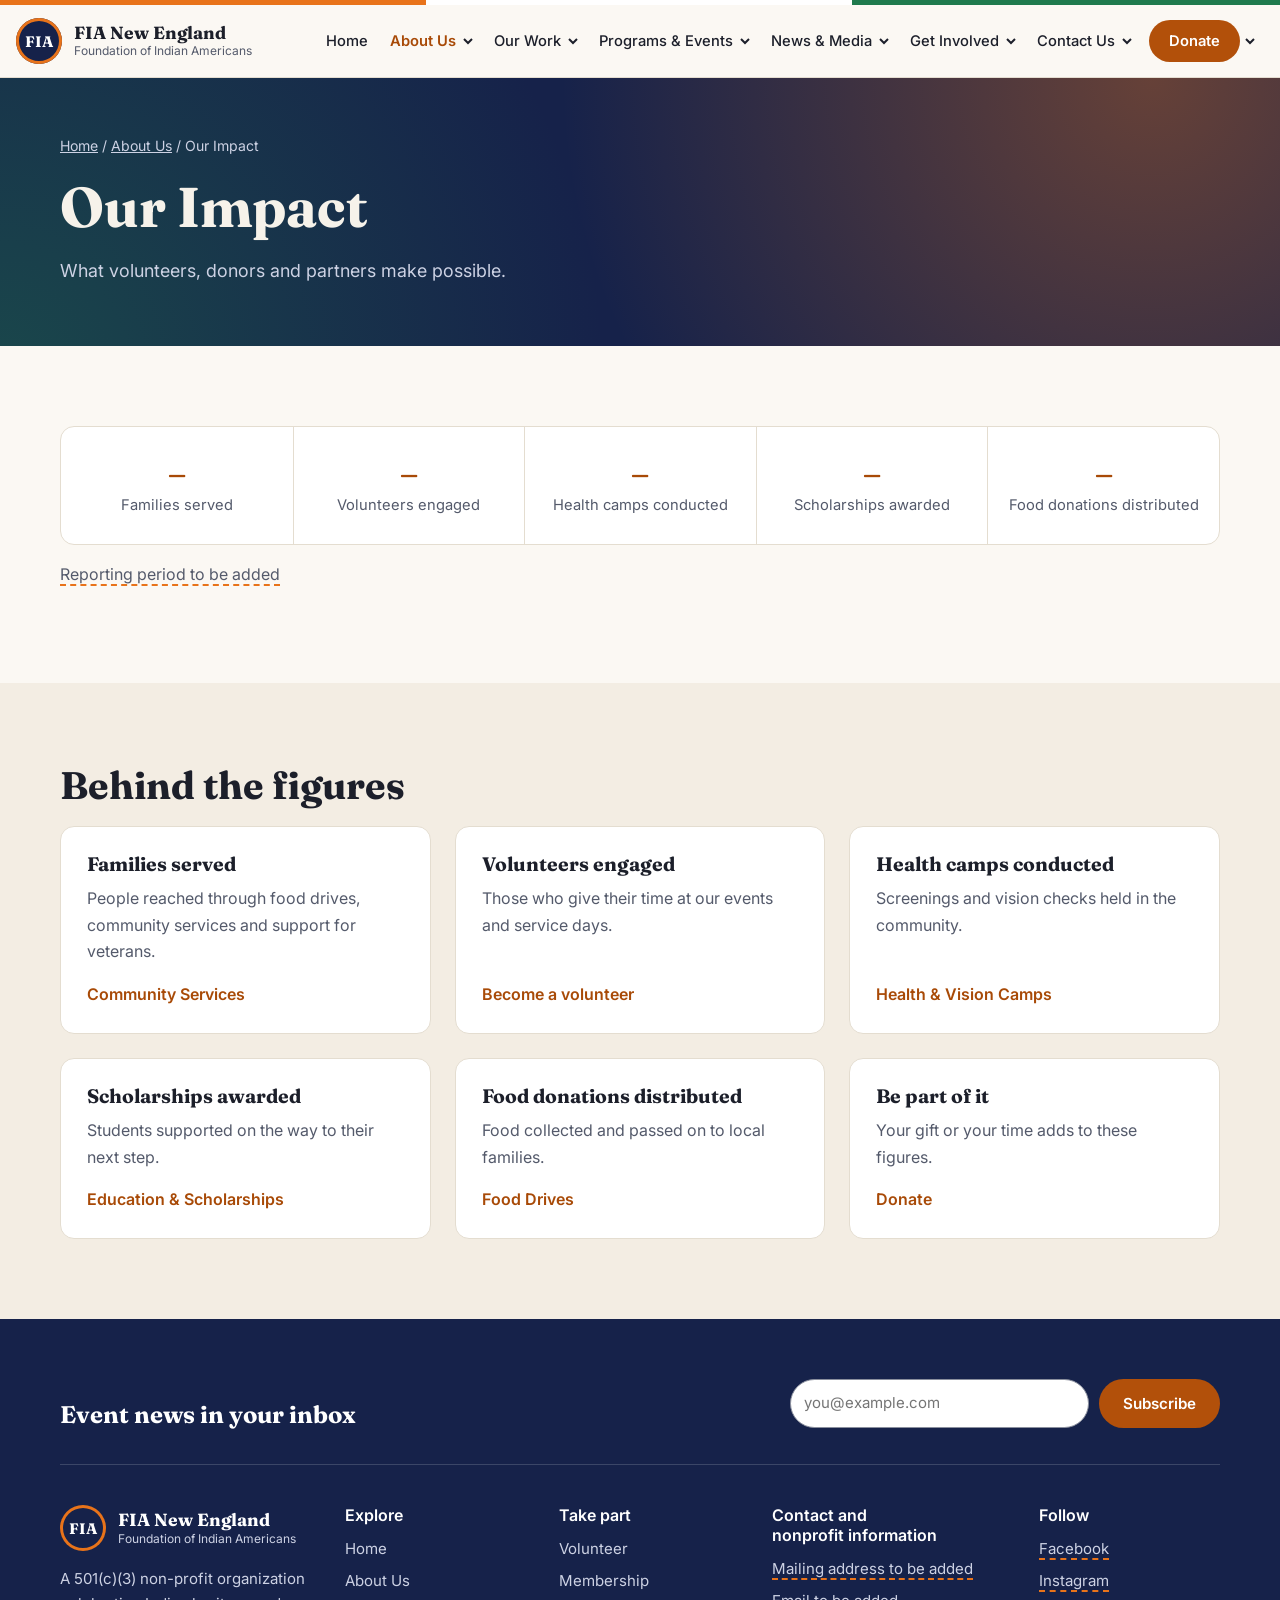
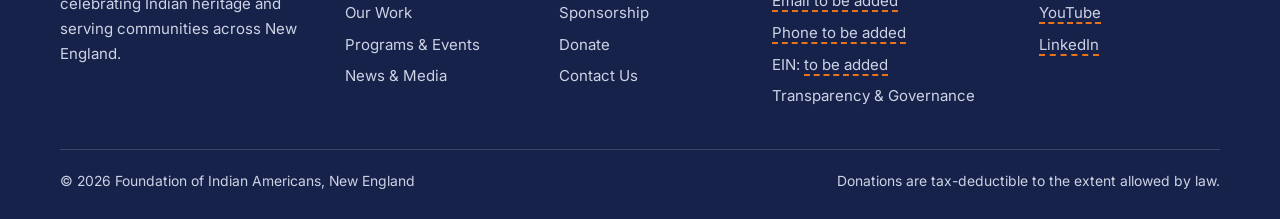
<file: fia-new-england/impact.html>
<!doctype html>
<html lang="en">
<head>
<meta charset="utf-8">
<meta name="viewport" content="width=device-width, initial-scale=1">
<title>Our Impact | FIA New England</title>
<meta name="description" content="Families served, volunteers engaged, health camps, scholarships and food donations.">
<link rel="preconnect" href="https://fonts.googleapis.com">
<link rel="preconnect" href="https://fonts.gstatic.com" crossorigin>
<link href="https://fonts.googleapis.com/css2?family=Fraunces:opsz,wght@9..144,500;9..144,700&family=Inter:wght@400;500;600&display=swap" rel="stylesheet">
<link rel="stylesheet" href="assets/styles.css">
<script src="assets/site-config.js"></script>
<script src="assets/site.js"></script>
</head>
<body>
<fia-header></fia-header>
<noscript><p class="wrap"><a href="index.html">Home</a> | <a href="about.html">About Us</a> | <a href="our-work.html">Our Work</a> | <a href="programs-events.html">Programs &amp; Events</a> | <a href="news-media.html">News &amp; Media</a> | <a href="get-involved.html">Get Involved</a> | <a href="donate.html">Donate</a> | <a href="contact.html">Contact Us</a></p></noscript>

<main id="main">
<div class="band"><div class="wrap">
  <nav class="crumbs" aria-label="Breadcrumb"><a href="index.html">Home</a> / <a href="about.html">About Us</a> / Our Impact</nav>
  <h1>Our Impact</h1>
  <p>What volunteers, donors and partners make possible.</p>
</div></div>

<section><div class="wrap"><h2 class="sr-only">Key figures</h2><div class="stats" data-render="impact"></div><p class="soft" style="margin-top:16px" data-fill="period"></p></div></section>
<section class="alt">
  <div class="wrap"><h2>Behind the figures</h2>
  <div class="cols-3">
    <div class="box"><h3>Families served</h3><p>People reached through food drives, community services and support for veterans.</p><a class="link" href="our-work.html#community">Community Services</a></div>
    <div class="box"><h3>Volunteers engaged</h3><p>Those who give their time at our events and service days.</p><a class="link" href="get-involved.html#volunteer">Become a volunteer</a></div>
    <div class="box"><h3>Health camps conducted</h3><p>Screenings and vision checks held in the community.</p><a class="link" href="our-work.html#health">Health &amp; Vision Camps</a></div>
    <div class="box"><h3>Scholarships awarded</h3><p>Students supported on the way to their next step.</p><a class="link" href="our-work.html#education">Education &amp; Scholarships</a></div>
    <div class="box"><h3>Food donations distributed</h3><p>Food collected and passed on to local families.</p><a class="link" href="our-work.html#food">Food Drives</a></div>
    <div class="box"><h3>Be part of it</h3><p>Your gift or your time adds to these figures.</p><a class="link" href="donate.html">Donate</a></div>
  </div></div>
</section>
</main>

<fia-footer></fia-footer>
</body>
</html>
</file>
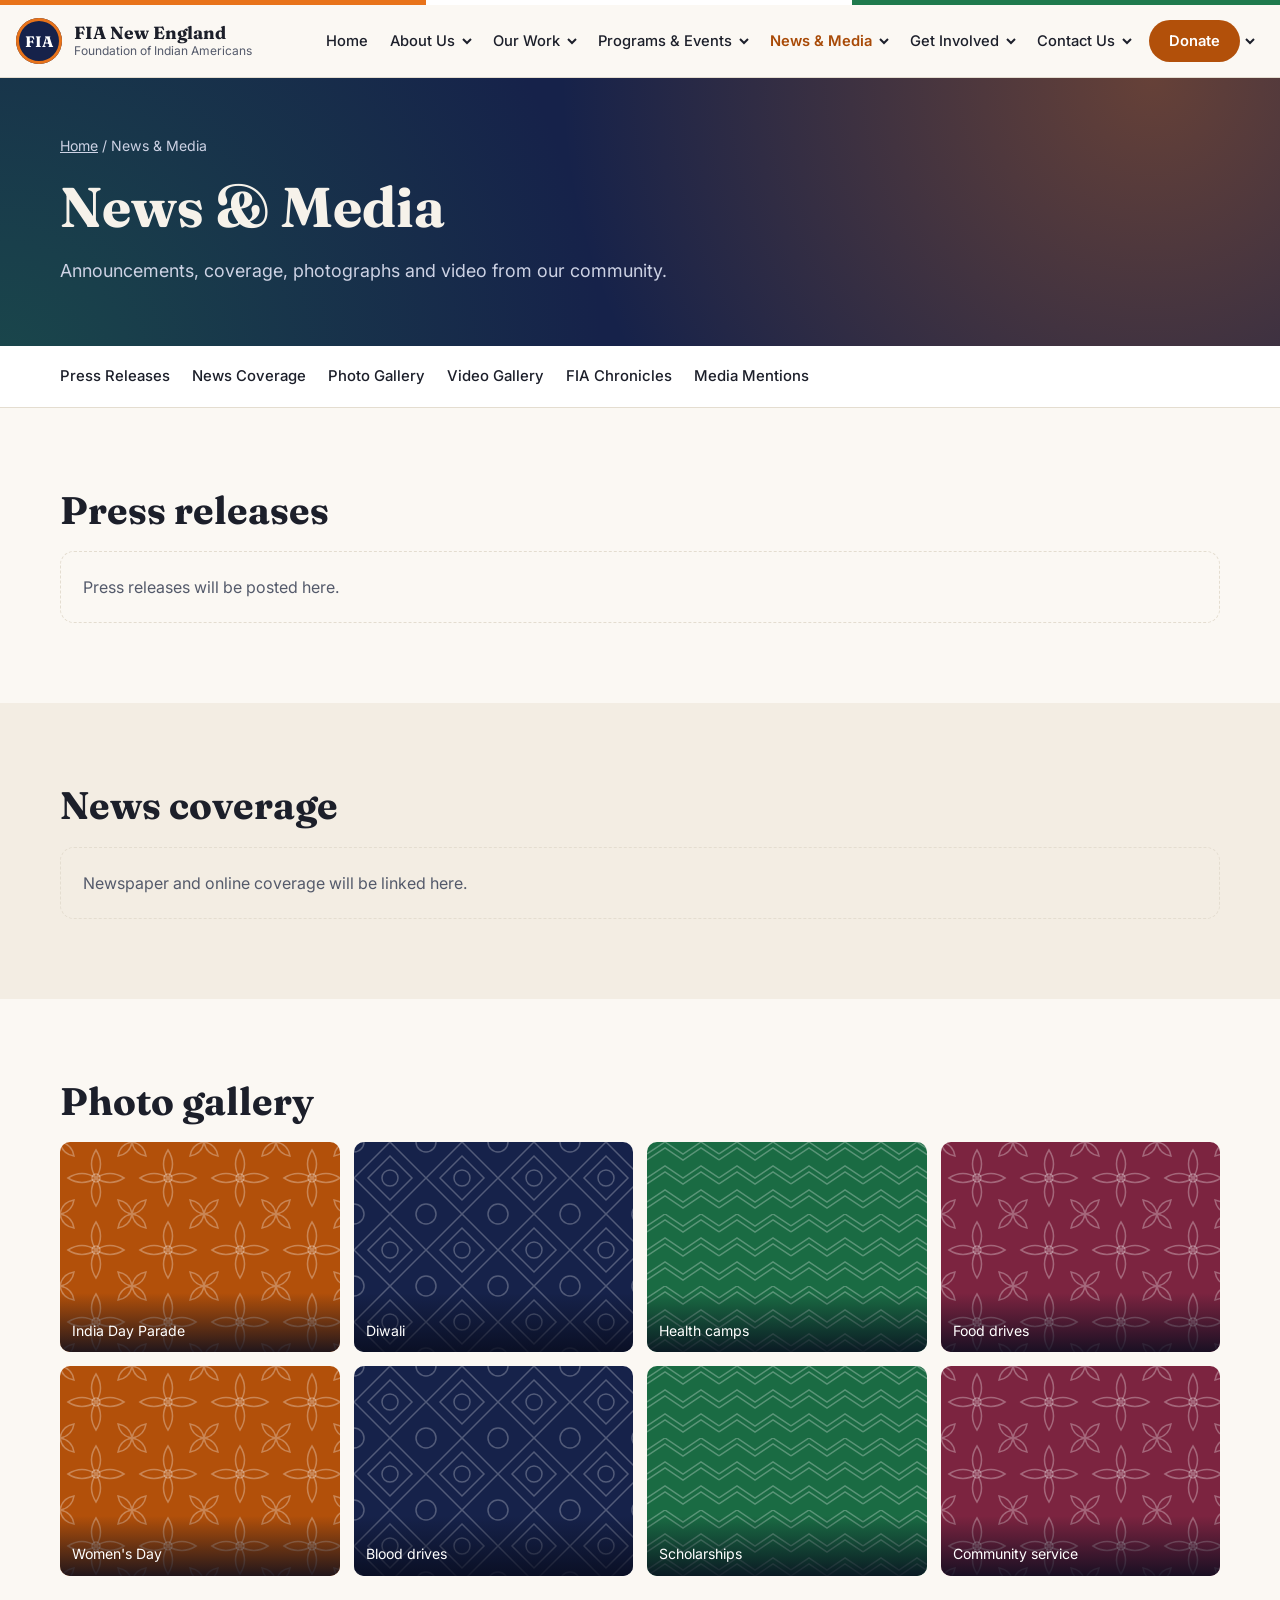
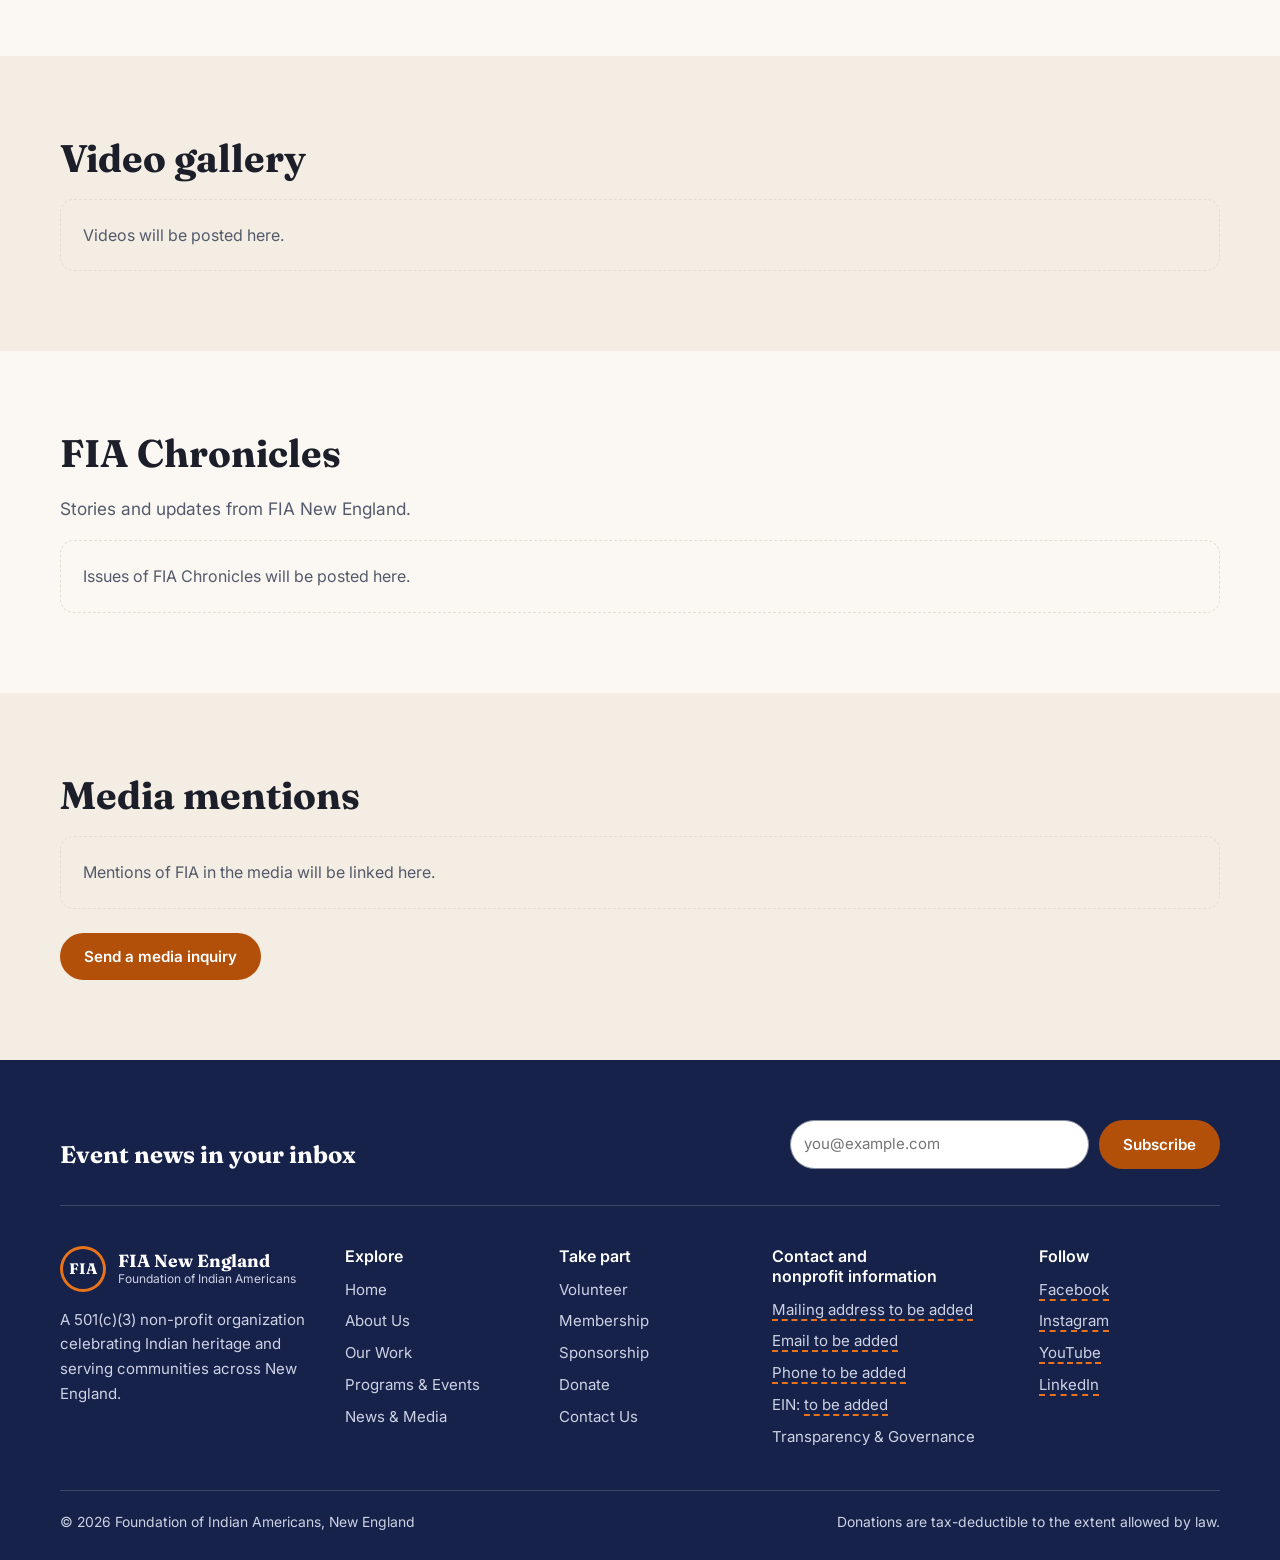
<file: fia-new-england/news-media.html>
<!doctype html>
<html lang="en">
<head>
<meta charset="utf-8">
<meta name="viewport" content="width=device-width, initial-scale=1">
<title>News &amp; Media | FIA New England</title>
<meta name="description" content="Press releases, news coverage, photo and video galleries, FIA Chronicles and media mentions.">
<link rel="preconnect" href="https://fonts.googleapis.com">
<link rel="preconnect" href="https://fonts.gstatic.com" crossorigin>
<link href="https://fonts.googleapis.com/css2?family=Fraunces:opsz,wght@9..144,500;9..144,700&family=Inter:wght@400;500;600&display=swap" rel="stylesheet">
<link rel="stylesheet" href="assets/styles.css">
<script src="assets/site-config.js"></script>
<script src="assets/site.js"></script>
</head>
<body>
<fia-header></fia-header>
<noscript><p class="wrap"><a href="index.html">Home</a> | <a href="about.html">About Us</a> | <a href="our-work.html">Our Work</a> | <a href="programs-events.html">Programs &amp; Events</a> | <a href="news-media.html">News &amp; Media</a> | <a href="get-involved.html">Get Involved</a> | <a href="donate.html">Donate</a> | <a href="contact.html">Contact Us</a></p></noscript>

<main id="main">
<div class="band"><div class="wrap">
  <nav class="crumbs" aria-label="Breadcrumb"><a href="index.html">Home</a> / News &amp; Media</nav>
  <h1>News &amp; Media</h1>
  <p>Announcements, coverage, photographs and video from our community.</p>
</div></div>
<nav class="jump" aria-label="On this page"><ul class="wrap">
  <li><a href="#press">Press Releases</a></li>
  <li><a href="#coverage">News Coverage</a></li>
  <li><a href="#photos">Photo Gallery</a></li>
  <li><a href="#videos">Video Gallery</a></li>
  <li><a href="#chronicles">FIA Chronicles</a></li>
  <li><a href="#mentions">Media Mentions</a></li>
</ul></nav>

<section id="press"><div class="wrap"><h2>Press releases</h2><div data-render="news" data-group="press" data-none="Press releases will be posted here."></div></div></section>
<section id="coverage" class="alt"><div class="wrap"><h2>News coverage</h2><div data-render="news" data-group="coverage" data-none="Newspaper and online coverage will be linked here."></div></div></section>
<section id="photos"><div class="wrap"><h2>Photo gallery</h2><div class="gallery" data-render="gallery"></div></div></section>
<section id="videos" class="alt"><div class="wrap"><h2>Video gallery</h2><div data-render="videos"></div></div></section>
<section id="chronicles"><div class="wrap"><h2>FIA Chronicles</h2><p class="lead">Stories and updates from FIA New England.</p><div data-render="news" data-group="chronicles" data-none="Issues of FIA Chronicles will be posted here."></div></div></section>
<section id="mentions" class="alt"><div class="wrap"><h2>Media mentions</h2><div data-render="news" data-group="mentions" data-none="Mentions of FIA in the media will be linked here."></div><div class="actions"><a class="btn" href="contact.html?topic=media#form">Send a media inquiry</a></div></div></section>
</main>

<fia-footer></fia-footer>
</body>
</html>
</file>
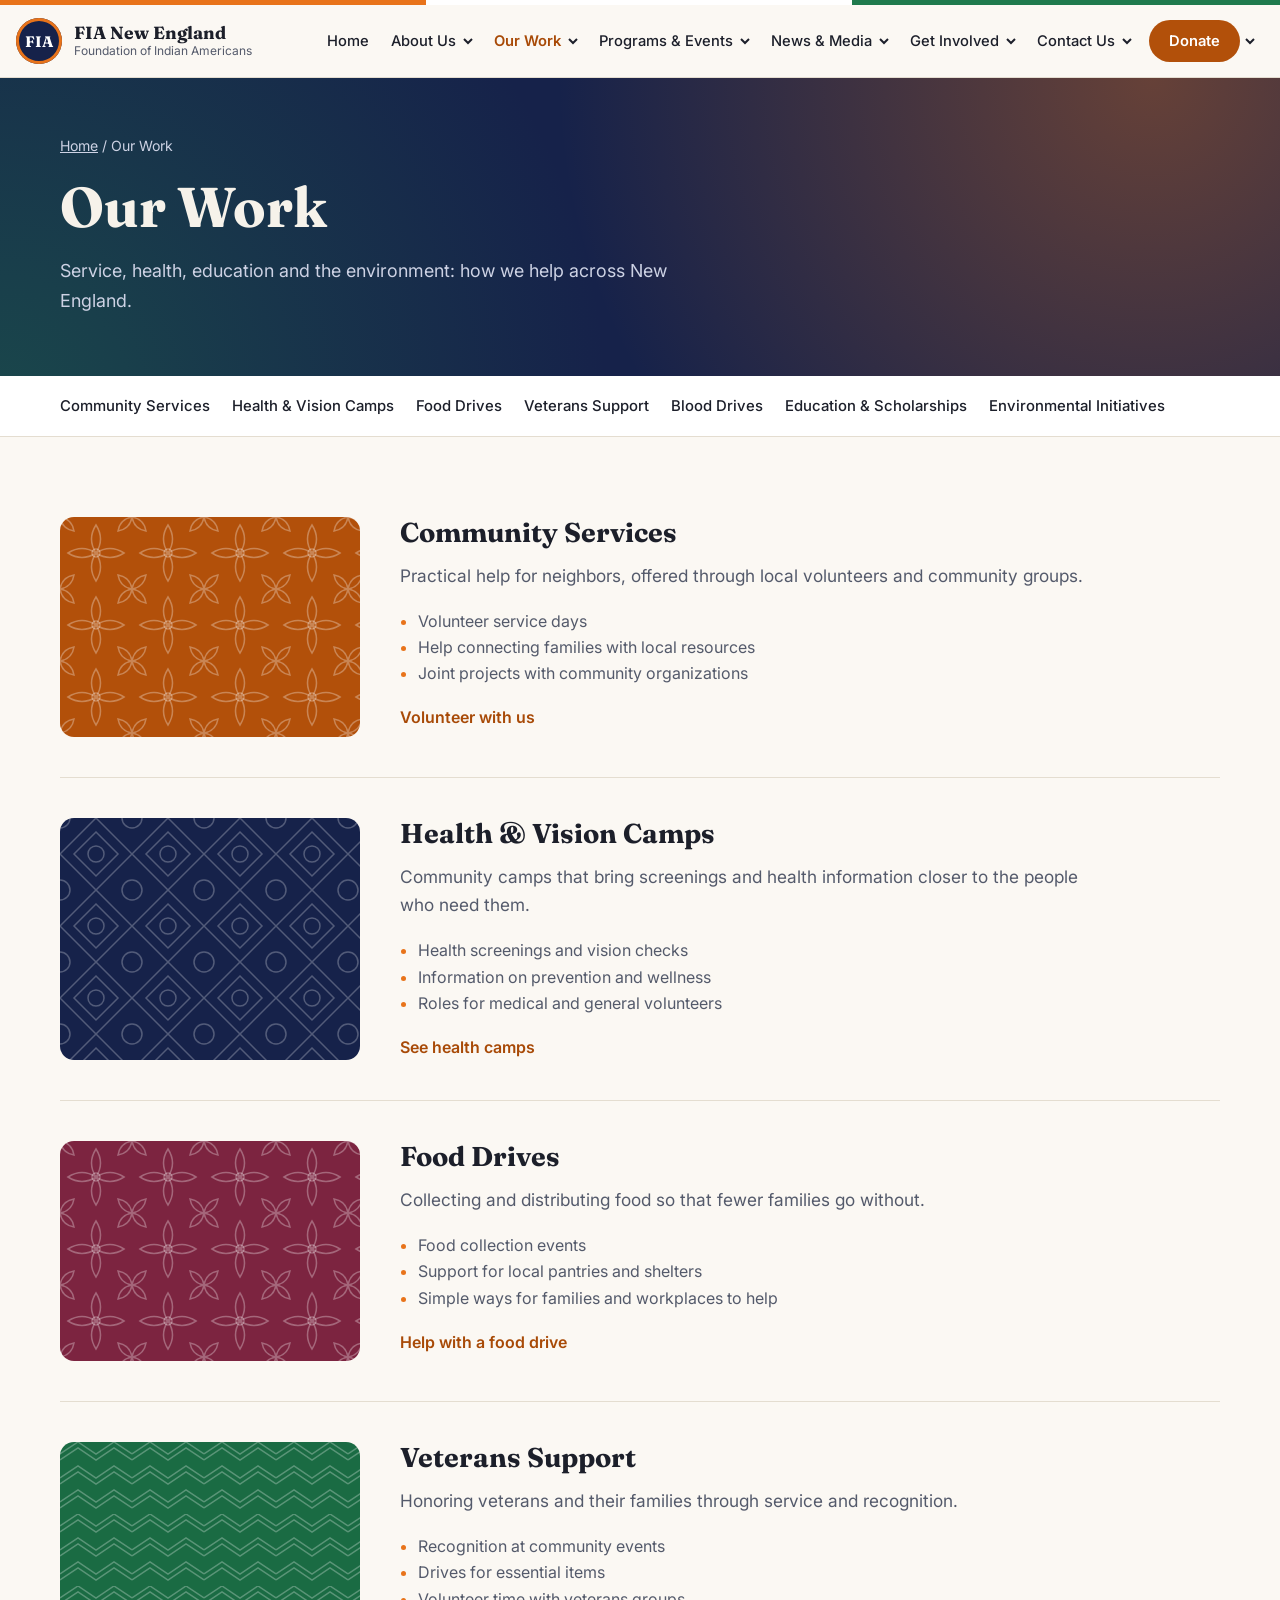
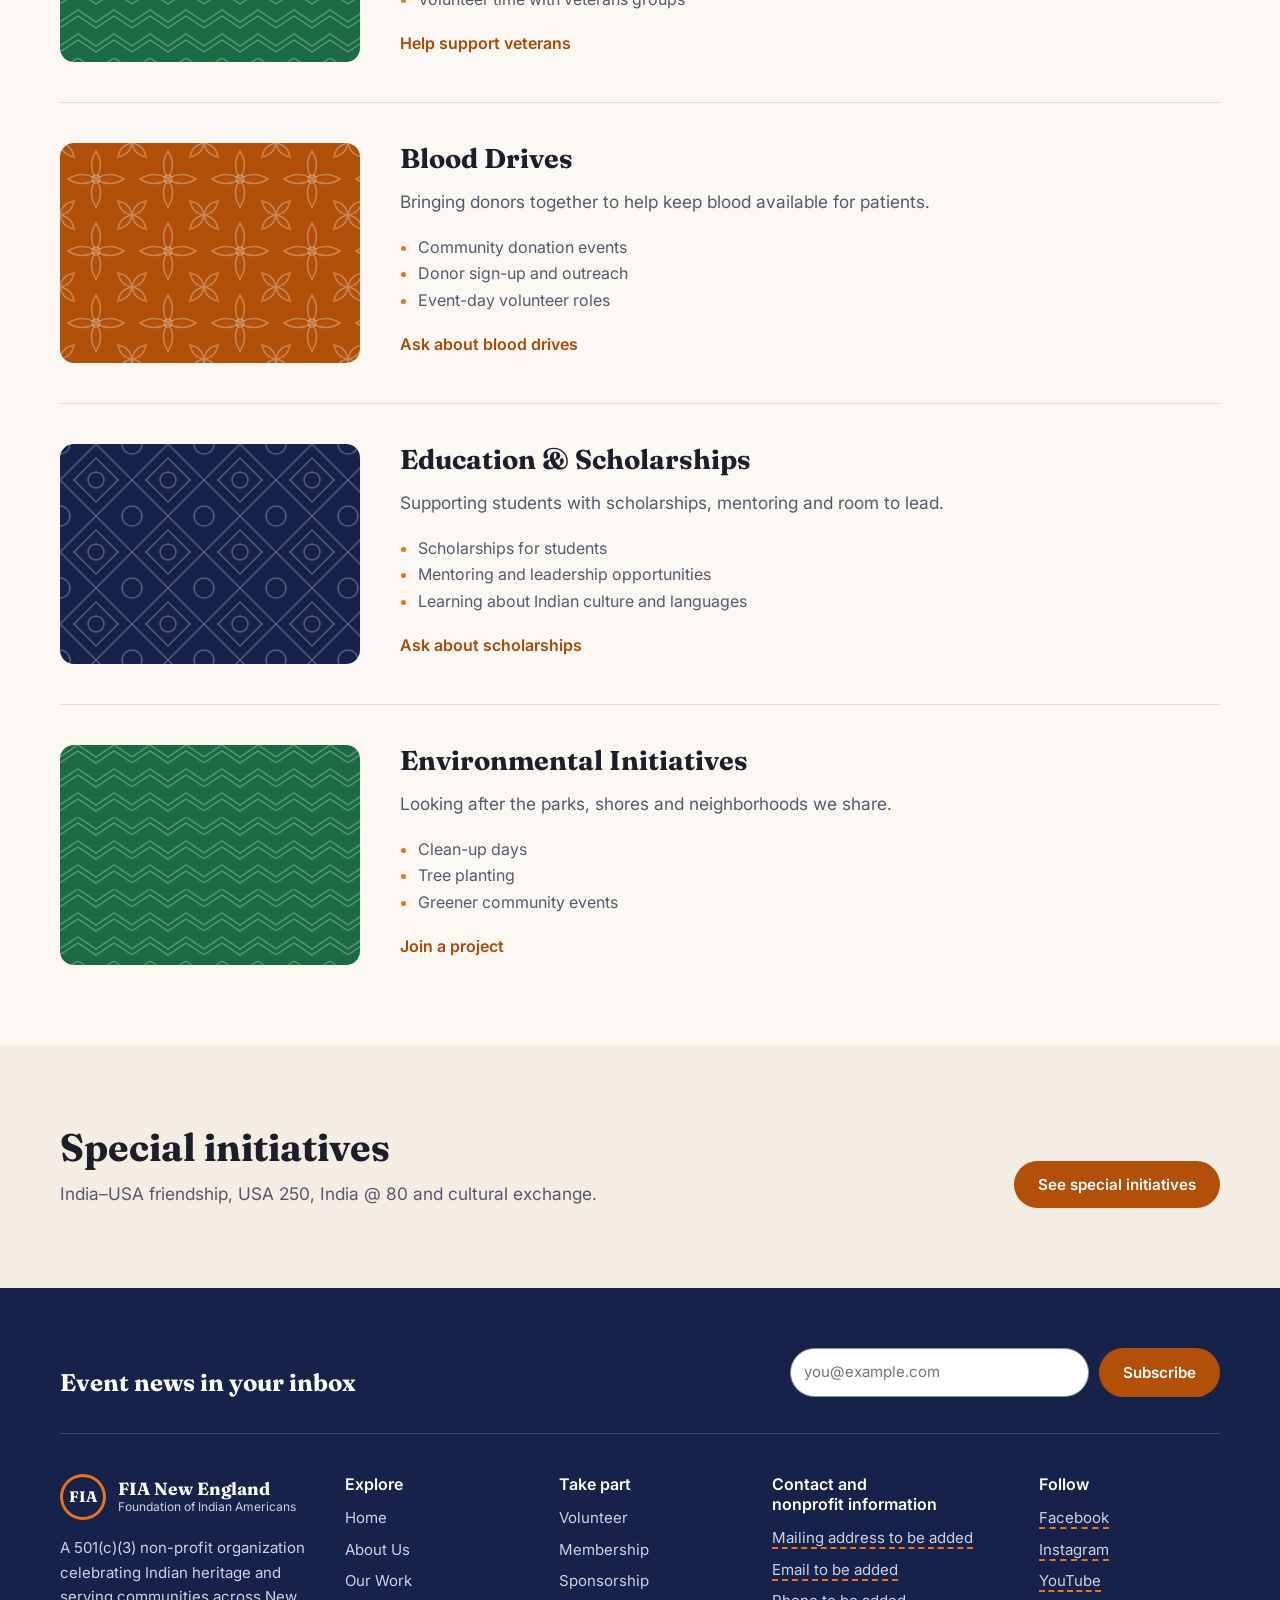
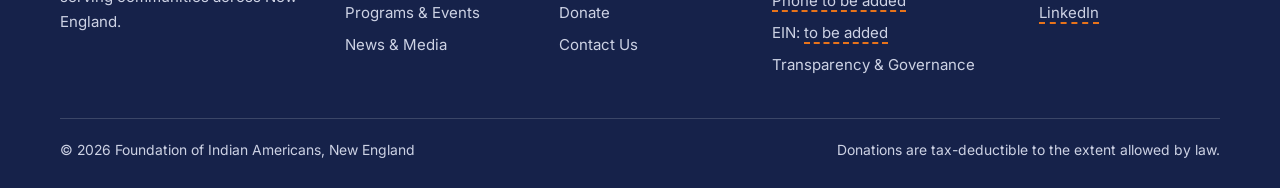
<file: fia-new-england/our-work.html>
<!doctype html>
<html lang="en">
<head>
<meta charset="utf-8">
<meta name="viewport" content="width=device-width, initial-scale=1">
<title>Our Work | FIA New England</title>
<meta name="description" content="Community services, health and vision camps, food drives, veterans support, blood drives, scholarships and environmental work by FIA New England.">
<link rel="preconnect" href="https://fonts.googleapis.com">
<link rel="preconnect" href="https://fonts.gstatic.com" crossorigin>
<link href="https://fonts.googleapis.com/css2?family=Fraunces:opsz,wght@9..144,500;9..144,700&family=Inter:wght@400;500;600&display=swap" rel="stylesheet">
<link rel="stylesheet" href="assets/styles.css">
<script src="assets/site-config.js"></script>
<script src="assets/site.js"></script>
</head>
<body>
<fia-header></fia-header>
<noscript><p class="wrap"><a href="index.html">Home</a> | <a href="about.html">About Us</a> | <a href="our-work.html">Our Work</a> | <a href="programs-events.html">Programs &amp; Events</a> | <a href="news-media.html">News &amp; Media</a> | <a href="get-involved.html">Get Involved</a> | <a href="donate.html">Donate</a> | <a href="contact.html">Contact Us</a></p></noscript>

<main id="main">
<div class="band"><div class="wrap">
  <nav class="crumbs" aria-label="Breadcrumb"><a href="index.html">Home</a> / Our Work</nav>
  <h1>Our Work</h1>
  <p>Service, health, education and the environment: how we help across New England.</p>
</div></div>
<nav class="jump" aria-label="On this page"><ul class="wrap">
  <li><a href="#community">Community Services</a></li>
  <li><a href="#health">Health &amp; Vision Camps</a></li>
  <li><a href="#food">Food Drives</a></li>
  <li><a href="#veterans">Veterans Support</a></li>
  <li><a href="#blood">Blood Drives</a></li>
  <li><a href="#education">Education &amp; Scholarships</a></li>
  <li><a href="#environment">Environmental Initiatives</a></li>
</ul></nav>

<section><div class="wrap">
  <article class="feature" id="community">
    <div class="photo p1" data-photo="community"></div>
    <div>
      <h2>Community Services</h2>
      <p class="lead">Practical help for neighbors, offered through local volunteers and community groups.</p>
      <ul class="ticks"><li>Volunteer service days</li><li>Help connecting families with local resources</li><li>Joint projects with community organizations</li></ul>
      <a class="link" href="get-involved.html#volunteer">Volunteer with us</a>
    </div>
  </article>
  <article class="feature" id="health">
    <div class="photo p2" data-photo="health"></div>
    <div>
      <h2>Health &amp; Vision Camps</h2>
      <p class="lead">Community camps that bring screenings and health information closer to the people who need them.</p>
      <ul class="ticks"><li>Health screenings and vision checks</li><li>Information on prevention and wellness</li><li>Roles for medical and general volunteers</li></ul>
      <a class="link" href="programs-events.html#camps">See health camps</a>
    </div>
  </article>
  <article class="feature" id="food">
    <div class="photo p4" data-photo="food"></div>
    <div>
      <h2>Food Drives</h2>
      <p class="lead">Collecting and distributing food so that fewer families go without.</p>
      <ul class="ticks"><li>Food collection events</li><li>Support for local pantries and shelters</li><li>Simple ways for families and workplaces to help</li></ul>
      <a class="link" href="get-involved.html#volunteer">Help with a food drive</a>
    </div>
  </article>
  <article class="feature" id="veterans">
    <div class="photo p3" data-photo="veterans"></div>
    <div>
      <h2>Veterans Support</h2>
      <p class="lead">Honoring veterans and their families through service and recognition.</p>
      <ul class="ticks"><li>Recognition at community events</li><li>Drives for essential items</li><li>Volunteer time with veterans groups</li></ul>
      <a class="link" href="get-involved.html#volunteer">Help support veterans</a>
    </div>
  </article>
  <article class="feature" id="blood">
    <div class="photo p1" data-photo="blood"></div>
    <div>
      <h2>Blood Drives</h2>
      <p class="lead">Bringing donors together to help keep blood available for patients.</p>
      <ul class="ticks"><li>Community donation events</li><li>Donor sign-up and outreach</li><li>Event-day volunteer roles</li></ul>
      <a class="link" href="contact.html?topic=volunteer#form">Ask about blood drives</a>
    </div>
  </article>
  <article class="feature" id="education">
    <div class="photo p2" data-photo="education"></div>
    <div>
      <h2>Education &amp; Scholarships</h2>
      <p class="lead">Supporting students with scholarships, mentoring and room to lead.</p>
      <ul class="ticks"><li>Scholarships for students</li><li>Mentoring and leadership opportunities</li><li>Learning about Indian culture and languages</li></ul>
      <a class="link" href="contact.html?topic=general#form">Ask about scholarships</a>
    </div>
  </article>
  <article class="feature" id="environment">
    <div class="photo p3" data-photo="environment"></div>
    <div>
      <h2>Environmental Initiatives</h2>
      <p class="lead">Looking after the parks, shores and neighborhoods we share.</p>
      <ul class="ticks"><li>Clean-up days</li><li>Tree planting</li><li>Greener community events</li></ul>
      <a class="link" href="get-involved.html#volunteer">Join a project</a>
    </div>
  </article>
</div></section>
<section class="alt"><div class="wrap section-head" style="margin-bottom:0"><div><h2>Special initiatives</h2><p class="lead">India&ndash;USA friendship, USA 250, India @ 80 and cultural exchange.</p></div><a class="btn" href="special-initiatives.html">See special initiatives</a></div></section>
</main>

<fia-footer></fia-footer>
</body>
</html>
</file>
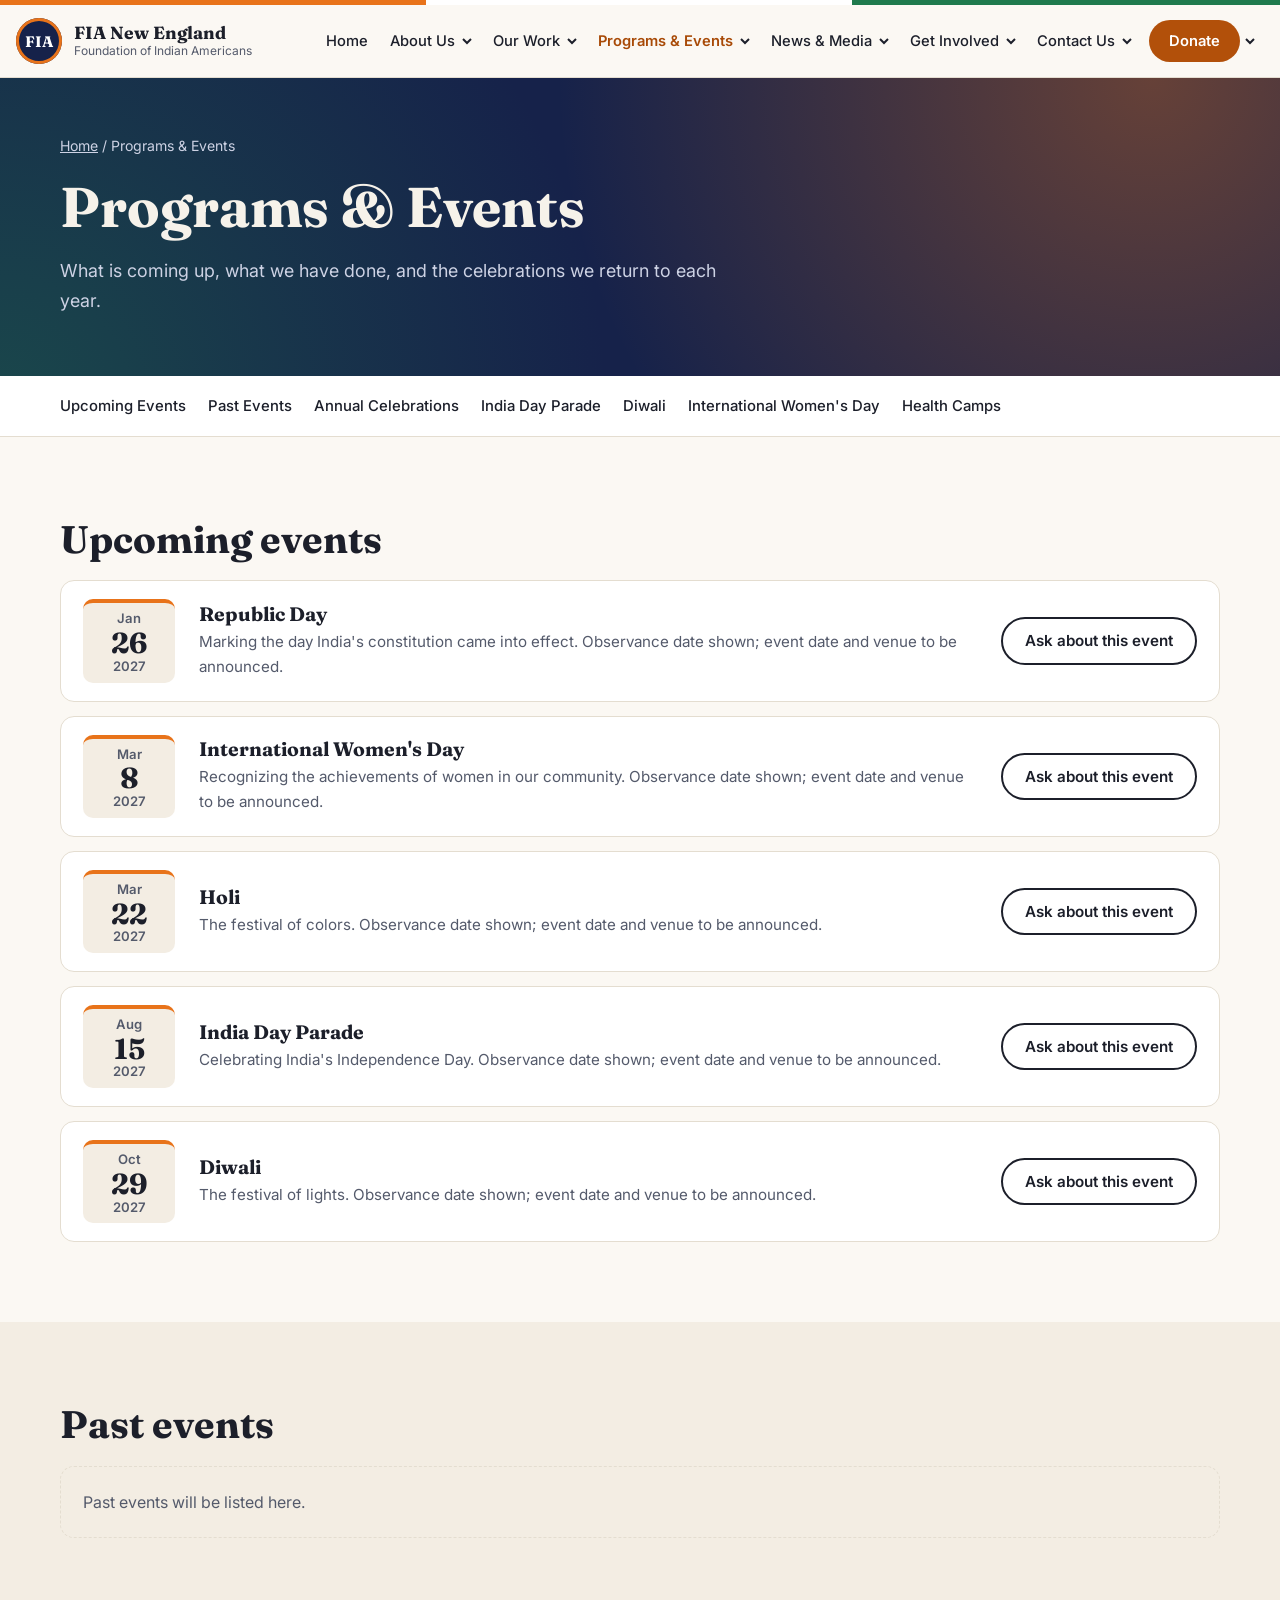
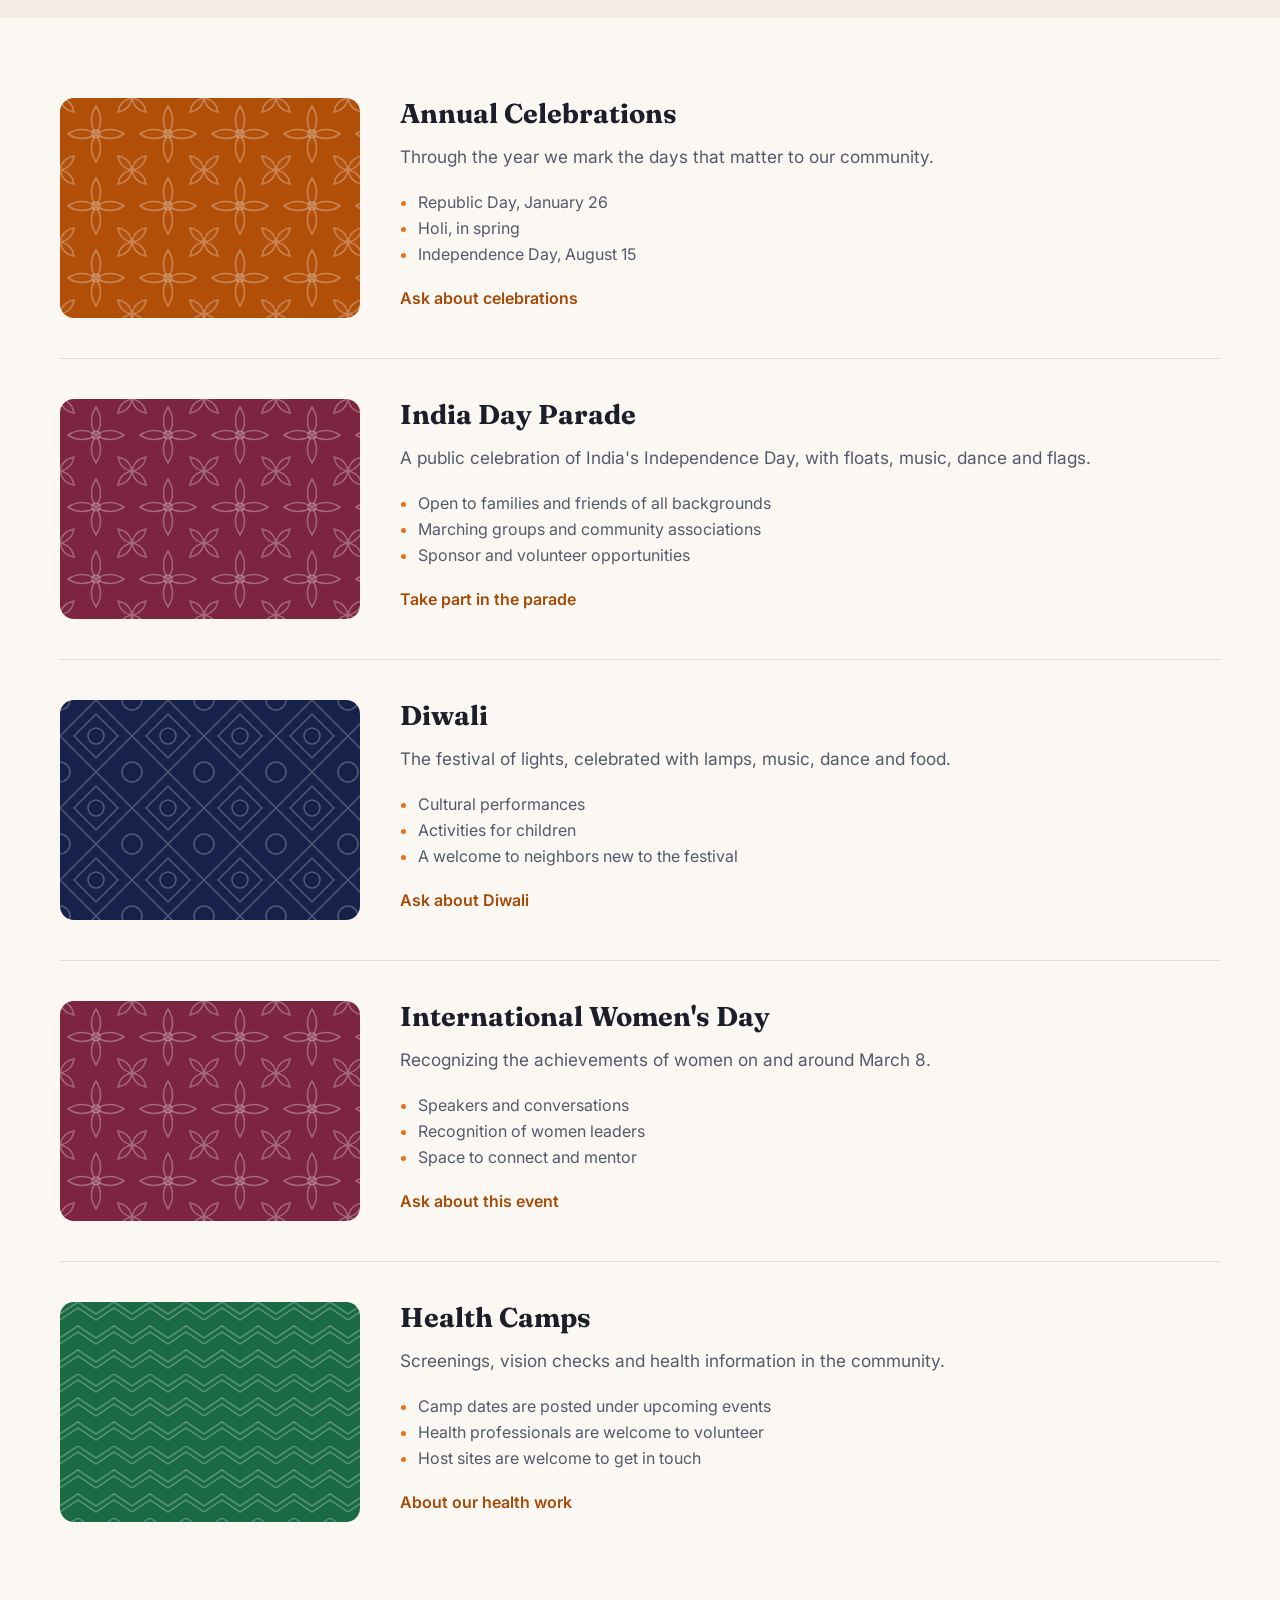
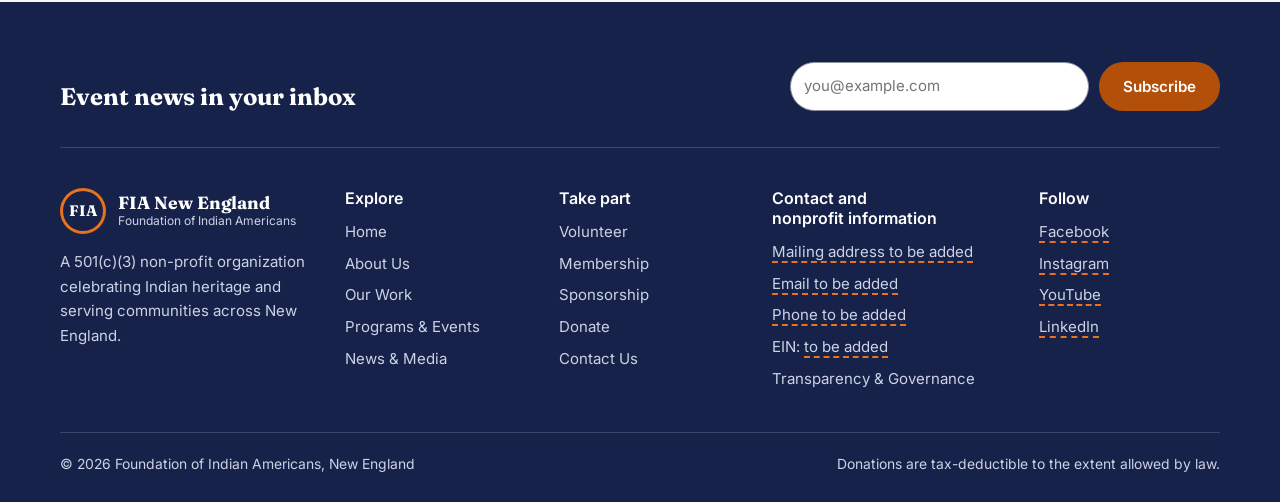
<file: fia-new-england/programs-events.html>
<!doctype html>
<html lang="en">
<head>
<meta charset="utf-8">
<meta name="viewport" content="width=device-width, initial-scale=1">
<title>Programs &amp; Events | FIA New England</title>
<meta name="description" content="Upcoming and past events from FIA New England, including the India Day Parade, Diwali, International Women's Day and health camps.">
<link rel="preconnect" href="https://fonts.googleapis.com">
<link rel="preconnect" href="https://fonts.gstatic.com" crossorigin>
<link href="https://fonts.googleapis.com/css2?family=Fraunces:opsz,wght@9..144,500;9..144,700&family=Inter:wght@400;500;600&display=swap" rel="stylesheet">
<link rel="stylesheet" href="assets/styles.css">
<script src="assets/site-config.js"></script>
<script src="assets/site.js"></script>
</head>
<body>
<fia-header></fia-header>
<noscript><p class="wrap"><a href="index.html">Home</a> | <a href="about.html">About Us</a> | <a href="our-work.html">Our Work</a> | <a href="programs-events.html">Programs &amp; Events</a> | <a href="news-media.html">News &amp; Media</a> | <a href="get-involved.html">Get Involved</a> | <a href="donate.html">Donate</a> | <a href="contact.html">Contact Us</a></p></noscript>

<main id="main">
<div class="band"><div class="wrap">
  <nav class="crumbs" aria-label="Breadcrumb"><a href="index.html">Home</a> / Programs &amp; Events</nav>
  <h1>Programs &amp; Events</h1>
  <p>What is coming up, what we have done, and the celebrations we return to each year.</p>
</div></div>
<nav class="jump" aria-label="On this page"><ul class="wrap">
  <li><a href="#upcoming">Upcoming Events</a></li>
  <li><a href="#past">Past Events</a></li>
  <li><a href="#celebrations">Annual Celebrations</a></li>
  <li><a href="#parade">India Day Parade</a></li>
  <li><a href="#diwali">Diwali</a></li>
  <li><a href="#women">International Women's Day</a></li>
  <li><a href="#camps">Health Camps</a></li>
</ul></nav>

<section id="upcoming"><div class="wrap"><h2>Upcoming events</h2><div class="events" data-render="upcoming"></div></div></section>
<section id="past" class="alt"><div class="wrap"><h2>Past events</h2><div class="events" data-render="past"></div></div></section>
<section>
  <div class="wrap">
  <article class="feature" id="celebrations">
    <div class="photo p1" data-photo="celebrations"></div>
    <div>
      <h2>Annual Celebrations</h2>
      <p class="lead">Through the year we mark the days that matter to our community.</p>
      <ul class="ticks"><li>Republic Day, January 26</li><li>Holi, in spring</li><li>Independence Day, August 15</li></ul>
      <a class="link" href="contact.html?topic=event#form">Ask about celebrations</a>
    </div>
  </article>
  <article class="feature" id="parade">
    <div class="photo p4" data-photo="parade"></div>
    <div>
      <h2>India Day Parade</h2>
      <p class="lead">A public celebration of India's Independence Day, with floats, music, dance and flags.</p>
      <ul class="ticks"><li>Open to families and friends of all backgrounds</li><li>Marching groups and community associations</li><li>Sponsor and volunteer opportunities</li></ul>
      <a class="link" href="contact.html?topic=event&amp;event=India%20Day%20Parade#form">Take part in the parade</a>
    </div>
  </article>
  <article class="feature" id="diwali">
    <div class="photo p2" data-photo="diwali"></div>
    <div>
      <h2>Diwali</h2>
      <p class="lead">The festival of lights, celebrated with lamps, music, dance and food.</p>
      <ul class="ticks"><li>Cultural performances</li><li>Activities for children</li><li>A welcome to neighbors new to the festival</li></ul>
      <a class="link" href="contact.html?topic=event&amp;event=Diwali#form">Ask about Diwali</a>
    </div>
  </article>
  <article class="feature" id="women">
    <div class="photo p4" data-photo="women"></div>
    <div>
      <h2>International Women's Day</h2>
      <p class="lead">Recognizing the achievements of women on and around March 8.</p>
      <ul class="ticks"><li>Speakers and conversations</li><li>Recognition of women leaders</li><li>Space to connect and mentor</li></ul>
      <a class="link" href="contact.html?topic=event&amp;event=International%20Women%27s%20Day#form">Ask about this event</a>
    </div>
  </article>
  <article class="feature" id="camps">
    <div class="photo p3" data-photo="health"></div>
    <div>
      <h2>Health Camps</h2>
      <p class="lead">Screenings, vision checks and health information in the community.</p>
      <ul class="ticks"><li>Camp dates are posted under upcoming events</li><li>Health professionals are welcome to volunteer</li><li>Host sites are welcome to get in touch</li></ul>
      <a class="link" href="our-work.html#health">About our health work</a>
    </div>
  </article>
  </div>
</section>
</main>

<fia-footer></fia-footer>
</body>
</html>
</file>
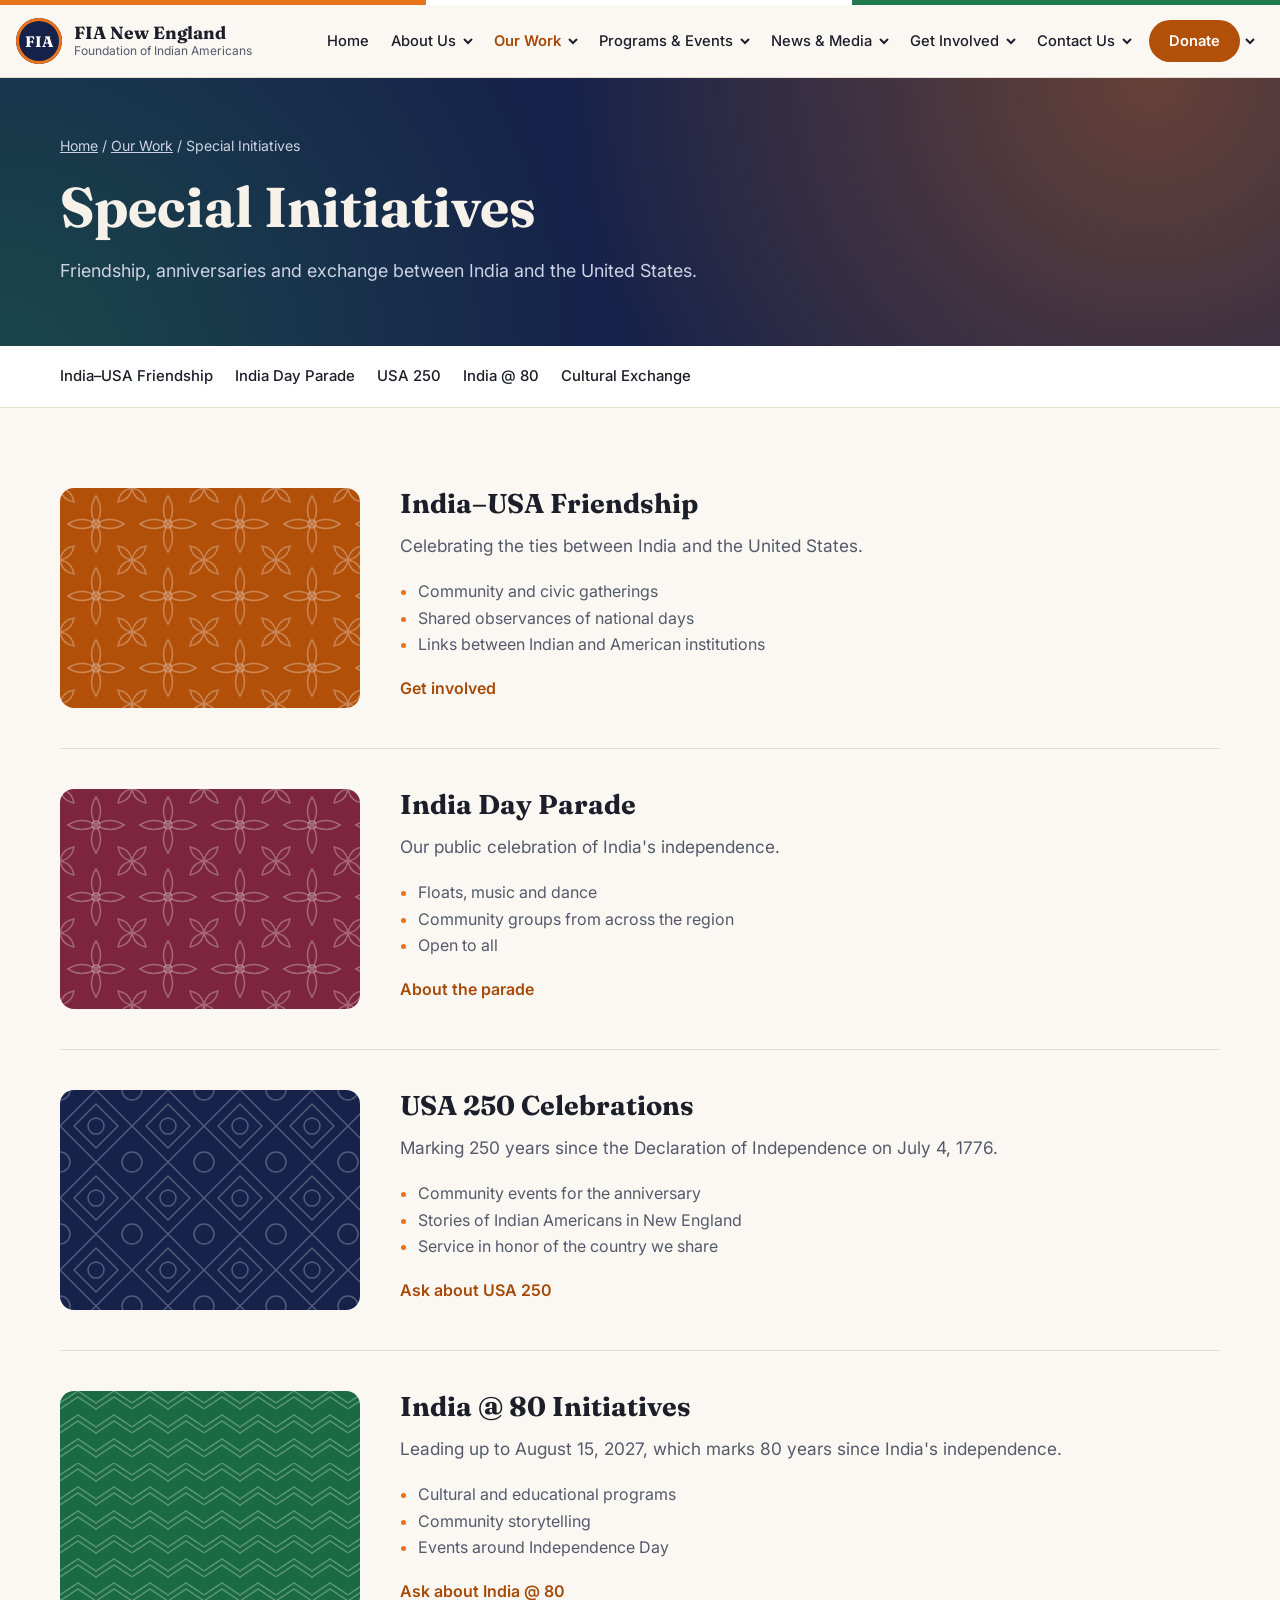
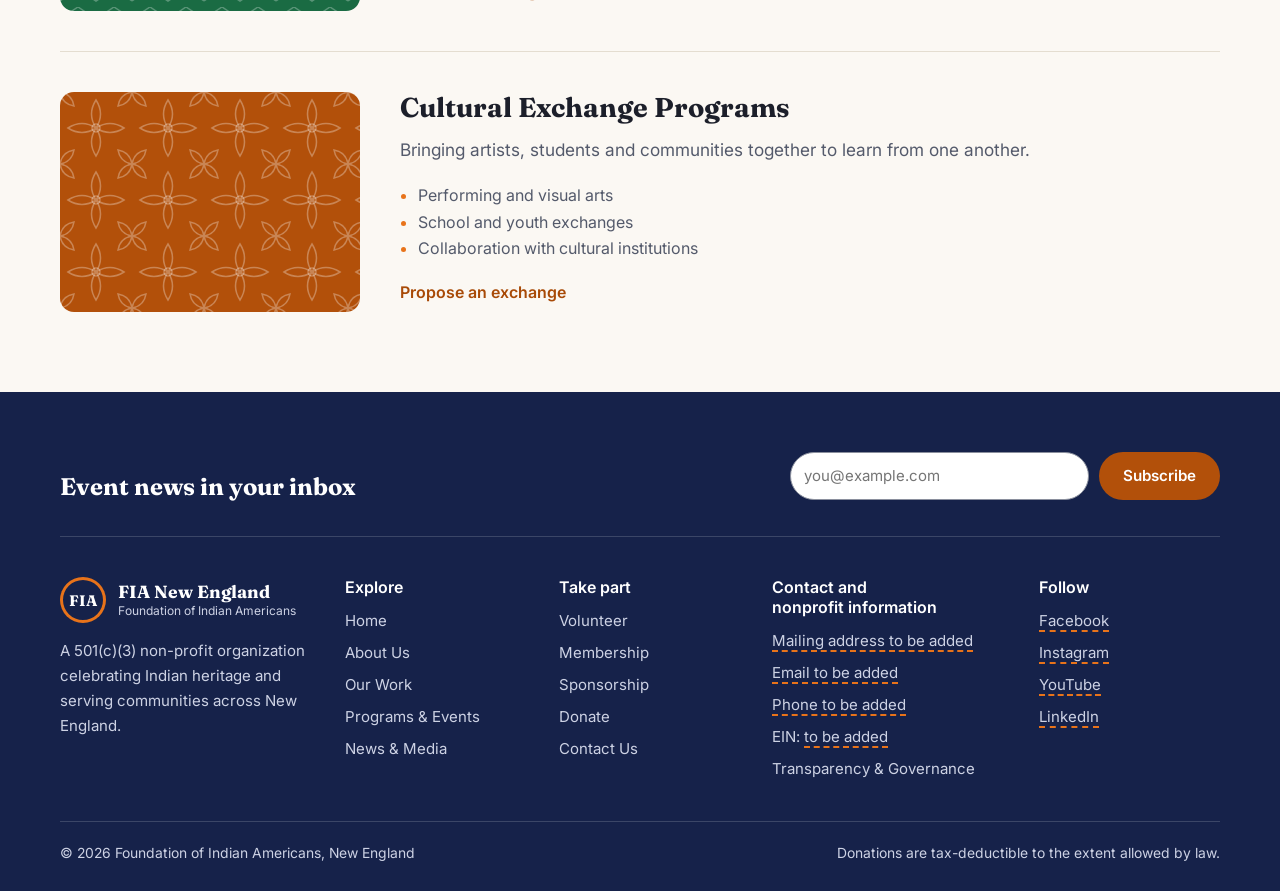
<file: fia-new-england/special-initiatives.html>
<!doctype html>
<html lang="en">
<head>
<meta charset="utf-8">
<meta name="viewport" content="width=device-width, initial-scale=1">
<title>Special Initiatives | FIA New England</title>
<meta name="description" content="India-USA friendship, India Day Parade, USA 250, India @ 80 and cultural exchange programs.">
<link rel="preconnect" href="https://fonts.googleapis.com">
<link rel="preconnect" href="https://fonts.gstatic.com" crossorigin>
<link href="https://fonts.googleapis.com/css2?family=Fraunces:opsz,wght@9..144,500;9..144,700&family=Inter:wght@400;500;600&display=swap" rel="stylesheet">
<link rel="stylesheet" href="assets/styles.css">
<script src="assets/site-config.js"></script>
<script src="assets/site.js"></script>
</head>
<body>
<fia-header></fia-header>
<noscript><p class="wrap"><a href="index.html">Home</a> | <a href="about.html">About Us</a> | <a href="our-work.html">Our Work</a> | <a href="programs-events.html">Programs &amp; Events</a> | <a href="news-media.html">News &amp; Media</a> | <a href="get-involved.html">Get Involved</a> | <a href="donate.html">Donate</a> | <a href="contact.html">Contact Us</a></p></noscript>

<main id="main">
<div class="band"><div class="wrap">
  <nav class="crumbs" aria-label="Breadcrumb"><a href="index.html">Home</a> / <a href="our-work.html">Our Work</a> / Special Initiatives</nav>
  <h1>Special Initiatives</h1>
  <p>Friendship, anniversaries and exchange between India and the United States.</p>
</div></div>
<nav class="jump" aria-label="On this page"><ul class="wrap">
  <li><a href="#friendship">India&ndash;USA Friendship</a></li>
  <li><a href="#parade">India Day Parade</a></li>
  <li><a href="#usa250">USA 250</a></li>
  <li><a href="#india80">India @ 80</a></li>
  <li><a href="#exchange">Cultural Exchange</a></li>
</ul></nav>

<section><div class="wrap">
  <article class="feature" id="friendship">
    <div class="photo p1" data-photo="friendship"></div>
    <div>
      <h2>India&ndash;USA Friendship</h2>
      <p class="lead">Celebrating the ties between India and the United States.</p>
      <ul class="ticks"><li>Community and civic gatherings</li><li>Shared observances of national days</li><li>Links between Indian and American institutions</li></ul>
      <a class="link" href="get-involved.html">Get involved</a>
    </div>
  </article>
  <article class="feature" id="parade">
    <div class="photo p4" data-photo="parade"></div>
    <div>
      <h2>India Day Parade</h2>
      <p class="lead">Our public celebration of India's independence.</p>
      <ul class="ticks"><li>Floats, music and dance</li><li>Community groups from across the region</li><li>Open to all</li></ul>
      <a class="link" href="programs-events.html#parade">About the parade</a>
    </div>
  </article>
  <article class="feature" id="usa250">
    <div class="photo p2" data-photo="usa250"></div>
    <div>
      <h2>USA 250 Celebrations</h2>
      <p class="lead">Marking 250 years since the Declaration of Independence on July 4, 1776.</p>
      <ul class="ticks"><li>Community events for the anniversary</li><li>Stories of Indian Americans in New England</li><li>Service in honor of the country we share</li></ul>
      <a class="link" href="contact.html?topic=event#form">Ask about USA 250</a>
    </div>
  </article>
  <article class="feature" id="india80">
    <div class="photo p3" data-photo="india80"></div>
    <div>
      <h2>India @ 80 Initiatives</h2>
      <p class="lead">Leading up to August 15, 2027, which marks 80 years since India's independence.</p>
      <ul class="ticks"><li>Cultural and educational programs</li><li>Community storytelling</li><li>Events around Independence Day</li></ul>
      <a class="link" href="contact.html?topic=event#form">Ask about India @ 80</a>
    </div>
  </article>
  <article class="feature" id="exchange">
    <div class="photo p1" data-photo="exchange"></div>
    <div>
      <h2>Cultural Exchange Programs</h2>
      <p class="lead">Bringing artists, students and communities together to learn from one another.</p>
      <ul class="ticks"><li>Performing and visual arts</li><li>School and youth exchanges</li><li>Collaboration with cultural institutions</li></ul>
      <a class="link" href="contact.html?topic=partnership#form">Propose an exchange</a>
    </div>
  </article>
</div></section>
</main>

<fia-footer></fia-footer>
</body>
</html>
</file>
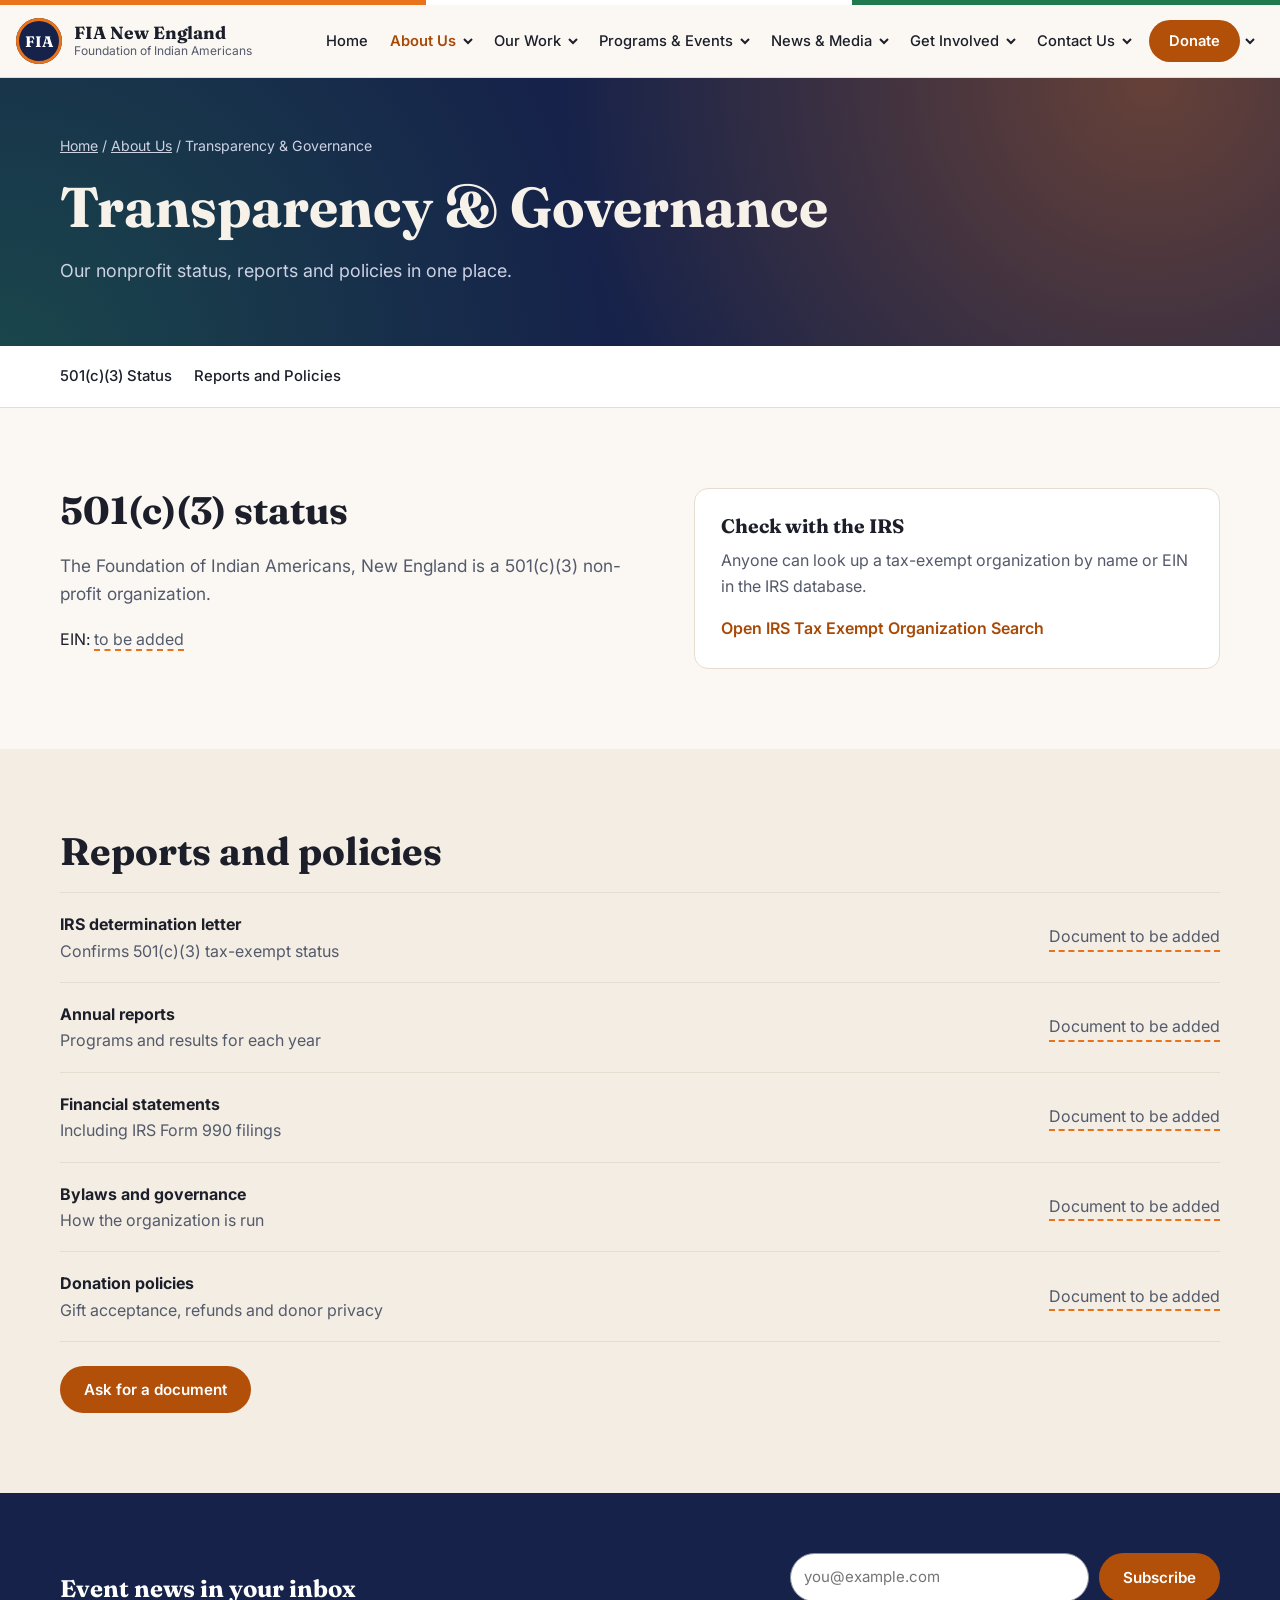
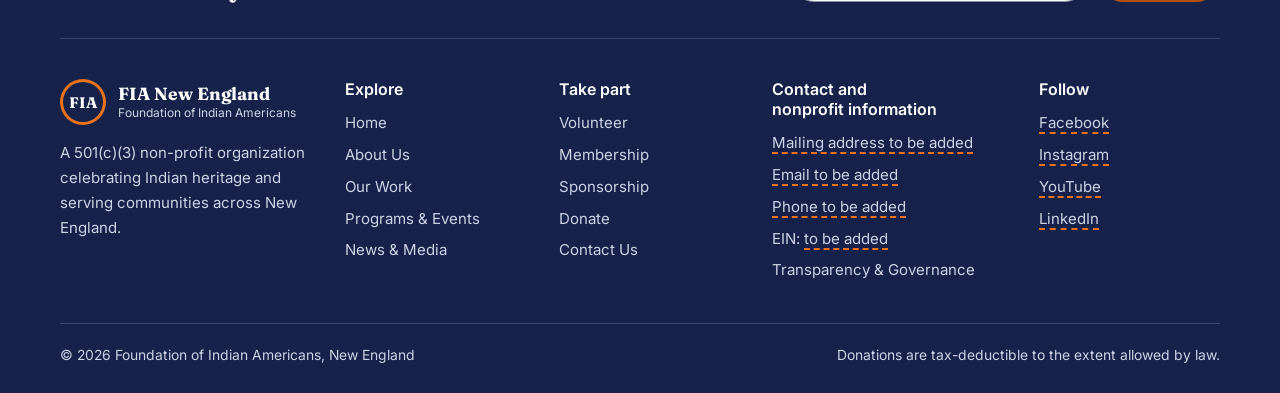
<file: fia-new-england/transparency.html>
<!doctype html>
<html lang="en">
<head>
<meta charset="utf-8">
<meta name="viewport" content="width=device-width, initial-scale=1">
<title>Transparency &amp; Governance | FIA New England</title>
<meta name="description" content="501(c)(3) status, annual reports, financial statements, IRS determination letter, bylaws and donation policies.">
<link rel="preconnect" href="https://fonts.googleapis.com">
<link rel="preconnect" href="https://fonts.gstatic.com" crossorigin>
<link href="https://fonts.googleapis.com/css2?family=Fraunces:opsz,wght@9..144,500;9..144,700&family=Inter:wght@400;500;600&display=swap" rel="stylesheet">
<link rel="stylesheet" href="assets/styles.css">
<script src="assets/site-config.js"></script>
<script src="assets/site.js"></script>
</head>
<body>
<fia-header></fia-header>
<noscript><p class="wrap"><a href="index.html">Home</a> | <a href="about.html">About Us</a> | <a href="our-work.html">Our Work</a> | <a href="programs-events.html">Programs &amp; Events</a> | <a href="news-media.html">News &amp; Media</a> | <a href="get-involved.html">Get Involved</a> | <a href="donate.html">Donate</a> | <a href="contact.html">Contact Us</a></p></noscript>

<main id="main">
<div class="band"><div class="wrap">
  <nav class="crumbs" aria-label="Breadcrumb"><a href="index.html">Home</a> / <a href="about.html">About Us</a> / Transparency &amp; Governance</nav>
  <h1>Transparency &amp; Governance</h1>
  <p>Our nonprofit status, reports and policies in one place.</p>
</div></div>
<nav class="jump" aria-label="On this page"><ul class="wrap">
  <li><a href="#status">501(c)(3) Status</a></li>
  <li><a href="#documents">Reports and Policies</a></li>
</ul></nav>

<section id="status">
  <div class="wrap split">
    <div><h2>501(c)(3) status</h2><p class="lead">The Foundation of Indian Americans, New England is a 501(c)(3) non-profit organization.</p><p>EIN: <span data-fill="ein"></span></p></div>
    <div class="box"><h3>Check with the IRS</h3><p>Anyone can look up a tax-exempt organization by name or EIN in the IRS database.</p><a class="link" href="https://apps.irs.gov/app/eos/">Open IRS Tax Exempt Organization Search</a></div>
  </div>
</section>
<section id="documents" class="alt"><div class="wrap"><h2>Reports and policies</h2><div data-render="documents"></div><div class="actions"><a class="btn" href="contact.html?topic=general#form">Ask for a document</a></div></div></section>
</main>

<fia-footer></fia-footer>
</body>
</html>
</file>
<file: fia-new-england/assets/styles.css>
/* FIA New England: shared styles for every page */
:root {
  --bg: #fbf8f3; --surface: #fff; --surface-alt: #f3ede3;
  --ink: #1c1f2a; --ink-soft: #545a6b; --line: #e4ddd0;
  --saffron: #e8731a; --accent: #a84a07; --green: #1a6b43;
  --navy: #16224a; --on-dark: #f6f2ea; --on-dark-soft: #cdd2e4;
  --btn: #b2500a; --btn-hover: #8f3f06; --btn-ink: #fff;
  --radius: 14px; --shadow: 0 10px 30px rgba(22, 34, 74, .1);
}
@media (prefers-color-scheme: dark) {
  :root:not([data-theme="light"]) {
    color-scheme: dark;
    --bg: #12141b; --surface: #1a1d27; --surface-alt: #171a23;
    --ink: #eeeae2; --ink-soft: #b0b4c1; --line: #2e3240;
    --accent: #f5a462; --green: #5cc493; --navy: #0f1835;
    --btn: #f09a4e; --btn-hover: #f7b478; --btn-ink: #1c1206;
    --shadow: 0 10px 30px rgba(0, 0, 0, .4);
  }
}

* { box-sizing: border-box; }
html { scroll-behavior: smooth; scroll-padding-top: 96px; }
body { margin: 0; background: var(--bg); color: var(--ink); font: 16px/1.65 Inter, system-ui, sans-serif; }
img, svg { max-width: 100%; display: block; }
a { color: inherit; }
:focus-visible { outline: 3px solid var(--saffron); outline-offset: 3px; border-radius: 4px; }
.wrap { width: min(1160px, 100% - 32px); margin-inline: auto; }
h1, h2, h3 { font-family: Fraunces, Georgia, serif; line-height: 1.15; margin: 0 0 .5em; text-wrap: balance; }
h2 { font-size: clamp(1.75rem, 3.3vw, 2.4rem); }
h3 { font-size: 1.22rem; }
p { margin: 0 0 1em; }
section { padding: 80px 0; }
.alt { background: var(--surface-alt); }
.lead { color: var(--ink-soft); font-size: 1.08rem; max-width: 64ch; }
.soft { color: var(--ink-soft); }
.link { font-weight: 600; color: var(--accent); text-decoration: none; }
.link:hover { text-decoration: underline; }
.skip { position: absolute; left: -9999px; }
.skip:focus { left: 16px; top: 12px; z-index: 100; background: var(--surface); padding: 10px 16px; }
.sr-only { position: absolute; width: 1px; height: 1px; overflow: hidden; clip-path: inset(50%); white-space: nowrap; }
.section-head { display: flex; justify-content: space-between; align-items: end; gap: 12px 24px; flex-wrap: wrap; margin-bottom: 36px; }
.section-head h2, .section-head p { margin-bottom: 0; }
.section-head p { margin-top: 10px; }

/* Marks information the organization still has to supply */
.todo { border-bottom: 2px dashed var(--saffron); color: var(--ink-soft); font-style: normal; }
footer .todo, .band .todo { color: var(--on-dark-soft); }

/* Buttons */
.btn {
  display: inline-flex; align-items: center; justify-content: center; padding: 11px 22px; border-radius: 999px;
  font: 600 .95rem/1.4 Inter, system-ui, sans-serif; text-decoration: none; border: 2px solid transparent; cursor: pointer;
  background: var(--btn); color: var(--btn-ink); white-space: nowrap;
}
.btn:hover { background: var(--btn-hover); }
.btn-ghost { background: none; border-color: currentColor; color: inherit; }
.btn-ghost:hover { background: color-mix(in srgb, currentColor 12%, transparent); }
.btn-light { background: #fff; color: #8f3f06; }
.btn-light:hover { background: #ffeedd; }
.actions { display: flex; flex-wrap: wrap; gap: 12px; margin-top: 24px; }

/* Header */
.ribbon { height: 5px; background: linear-gradient(90deg, #e8731a 0 33.3%, #fff 33.3% 66.6%, #1f7a4d 66.6%); }
fia-header { display: block; min-height: 78px; position: sticky; top: 0; z-index: 50; background: var(--bg); border-bottom: 1px solid var(--line); }
.nav { width: min(1280px, 100% - 32px); margin-inline: auto; display: flex; align-items: center; justify-content: space-between; gap: 16px; height: 72px; }
.brand { display: flex; align-items: center; gap: 12px; text-decoration: none; }
.logo {
  flex: none; width: 46px; height: 46px; border-radius: 50%; display: grid; place-items: center;
  background: #16224a; color: #fff; font: 700 .95rem Fraunces, serif; box-shadow: inset 0 0 0 3px #e8731a;
}
.brand-text { white-space: nowrap; }
.brand-text strong { display: block; font-family: Fraunces, serif; font-size: 1.1rem; line-height: 1.15; }
.brand-text span { display: block; font-size: .75rem; line-height: 1.3; color: var(--ink-soft); }
.menu { display: flex; align-items: center; gap: 2px; list-style: none; margin: 0; padding: 0; }
.menu li { position: relative; }
.menu .top { display: flex; align-items: center; }
.menu .top > a { padding: 10px 2px 10px 10px; text-decoration: none; font-weight: 500; font-size: .92rem; white-space: nowrap; }
.menu .top > a:only-child { padding-right: 10px; }
.menu .top > a:hover, .menu a[aria-current] { color: var(--accent); }
.menu a[aria-current] { font-weight: 600; }
.menu .top > a.btn { padding: 9px 18px; color: var(--btn-ink); font-weight: 600; margin-left: 6px; }
.caret { background: none; border: 0; padding: 10px 8px 10px 4px; color: inherit; cursor: pointer; line-height: 0; }
.caret svg { width: 12px; height: 12px; }
.drop { list-style: none; margin: 0; padding: 8px; min-width: 232px; background: var(--surface); border: 1px solid var(--line); border-radius: 12px; box-shadow: var(--shadow); }
.drop a { display: block; padding: 8px 12px; border-radius: 8px; text-decoration: none; font-size: .93rem; }
.drop a:hover { background: var(--surface-alt); color: var(--accent); }
.drop .page { border-top: 1px solid var(--line); border-radius: 0 0 8px 8px; font-weight: 600; }
.menu-btn { display: none; background: none; border: 1px solid var(--line); border-radius: 10px; padding: 9px 11px; color: inherit; cursor: pointer; }
@media (min-width: 1121px) {
  .drop { position: absolute; top: 100%; left: 0; visibility: hidden; opacity: 0; transition: opacity .15s; }
  .menu > li:nth-last-child(-n+3) .drop { left: auto; right: 0; }
  .menu li:hover > .drop, .menu li.open > .drop { visibility: visible; opacity: 1; }
  .menu li.shut > .drop { visibility: hidden; opacity: 0; }
}
@media (max-width: 1120px) {
  .menu-btn { display: inline-flex; }
  .menu {
    display: none; position: absolute; top: 100%; left: 0; right: 0; max-height: calc(100vh - 78px); overflow-y: auto;
    background: var(--surface); border-bottom: 1px solid var(--line); padding: 8px 16px 20px; box-shadow: var(--shadow);
  }
  .menu.open { display: block; }
  .menu .top { justify-content: space-between; border-bottom: 1px solid var(--line); }
  .menu .top > a { flex: 1; padding: 13px 4px; font-size: 1rem; }
  .menu .top > a.btn { margin: 14px 0 0; padding: 12px; }
  .menu li:has(.btn) .top { border: 0; }
  .menu li:has(.btn) .caret { margin-top: 14px; }
  .caret { padding: 18px; }
  .caret svg { width: 16px; height: 16px; }
  .drop { display: none; box-shadow: none; border: 0; border-radius: 0; padding: 4px 0 10px 14px; }
  li.open > .drop { display: block; }
  .drop a { padding: 10px 12px; }
}

/* Home hero */
.hero { position: relative; isolation: isolate; overflow: hidden; padding: 0; color: #fff; background: #101a3d; min-height: min(680px, 86vh); display: grid; align-items: center; }
.hero-media, .hero-media img { position: absolute; inset: 0; width: 100%; height: 100%; object-fit: cover; }
.hero-media { z-index: -2; }
.hero-media img { object-position: 70% 100%; opacity: 0; transition: opacity 1s; }
.hero-media img.on { opacity: 1; }
.hero::after { content: ""; position: absolute; inset: 0; z-index: -1; background: linear-gradient(90deg, rgba(10, 16, 42, .88) 0%, rgba(10, 16, 42, .6) 45%, rgba(10, 16, 42, .08) 80%); }
.hero .wrap { padding: 88px 0 104px; }
.hero h1 { font-size: clamp(2.3rem, 5.6vw, 4.4rem); max-width: 16ch; line-height: 1.06; }
.hero p { font-size: 1.15rem; max-width: 50ch; color: #e7e9f2; }
.hero-ctl { position: absolute; right: 20px; bottom: 20px; background: rgba(10, 16, 42, .7); color: #fff; border: 1px solid rgba(255, 255, 255, .5); border-radius: 999px; padding: 7px 14px; font: 500 .85rem Inter, sans-serif; cursor: pointer; }

/* Inner page banner */
.band { background: radial-gradient(circle at 90% 0, rgba(232, 115, 26, .38), transparent 50%), radial-gradient(circle at 0 110%, rgba(31, 122, 77, .42), transparent 46%), var(--navy); color: var(--on-dark); padding: 56px 0 60px; }
.band h1 { font-size: clamp(2.2rem, 5vw, 3.5rem); margin-bottom: .3em; }
.band p { color: var(--on-dark-soft); font-size: 1.12rem; max-width: 60ch; margin: 0; }
.crumbs { font-size: .88rem; margin-bottom: 18px; color: var(--on-dark-soft); }
.jump { border-bottom: 1px solid var(--line); background: var(--surface); }
.jump ul { list-style: none; margin-block: 0; padding: 14px 0; display: flex; flex-wrap: wrap; gap: 6px 22px; }
.jump a { text-decoration: none; font-weight: 500; font-size: .93rem; display: block; padding: 4px 0; }
.jump a:hover { color: var(--accent); text-decoration: underline; text-underline-offset: 4px; }

/* Photo slots: a block-print pattern shows until a photo is set in site-config.js */
.photo { position: relative; overflow: hidden; background-color: #16224a; background-size: 72px 72px; margin: 0; }
.photo img { position: absolute; inset: 0; width: 100%; height: 100%; object-fit: cover; }
.p1 { background-color: #b2500a; } .p2 { background-color: #16224a; } .p3 { background-color: #1a6b43; } .p4 { background-color: #7c2440; }
.p1, .p4 { background-image: url("../images/pattern-petal.svg"); }
.p2 { background-image: url("../images/pattern-lattice.svg"); }
.p3 { background-image: url("../images/pattern-wave.svg"); }

/* Layout pieces */
.split { display: grid; grid-template-columns: 1.1fr 1fr; gap: 56px; align-items: center; }
.split > .photo { min-height: 360px; border-radius: var(--radius); }
.cols-2, .cols-3, .cols-4 { display: grid; gap: 24px; grid-template-columns: repeat(2, 1fr); }
.cols-3 { grid-template-columns: repeat(3, 1fr); }
.cols-4 { grid-template-columns: repeat(4, 1fr); }
.box { background: var(--surface); border: 1px solid var(--line); border-radius: var(--radius); padding: 26px; display: flex; flex-direction: column; }
.box p { color: var(--ink-soft); }
.box > :last-child { margin-bottom: 0; }
.box > .link { align-self: flex-start; margin-top: auto; }

.mission { display: grid; grid-template-columns: repeat(4, 1fr); border-top: 3px solid var(--saffron); margin-top: 40px; }
.mission > div { padding: 22px 22px 4px 0; }
.mission > div + div { padding-left: 22px; border-left: 1px solid var(--line); }
.mission p { color: var(--ink-soft); margin: 0; }
.statement { font: 500 clamp(1.4rem, 2.7vw, 2.05rem)/1.35 Fraunces, serif; max-width: 30em; margin: 0; text-wrap: balance; }

.tile { position: relative; display: flex; align-items: end; min-height: 250px; border-radius: var(--radius); color: #fff; text-decoration: none; }
.tile::after { content: ""; position: absolute; inset: 0; background: linear-gradient(transparent 20%, rgba(8, 12, 30, .88)); }
.tile > span { position: relative; z-index: 1; padding: 20px; }
.tile strong { display: block; font: 700 1.2rem/1.2 Fraunces, serif; margin-bottom: 4px; }
.tile small { font-size: .9rem; line-height: 1.45; display: block; }
.tile:hover strong { text-decoration: underline; text-underline-offset: 4px; }

.feature { display: grid; grid-template-columns: 300px 1fr; gap: 40px; padding: 40px 0; border-top: 1px solid var(--line); }
.feature:first-child { border-top: 0; padding-top: 0; }
.feature:last-child { padding-bottom: 0; }
.feature .photo { min-height: 220px; border-radius: var(--radius); }
.feature h2 { font-size: 1.7rem; }
.ticks { margin: 0 0 1.1em; padding-left: 1.15em; color: var(--ink-soft); }
.ticks li::marker { color: var(--saffron); }

.events { display: grid; gap: 14px; }
.event { display: grid; grid-template-columns: 92px 1fr auto; gap: 24px; align-items: center; padding: 18px 22px; background: var(--surface); border: 1px solid var(--line); border-radius: var(--radius); }
.date { text-align: center; border-radius: 10px; padding: 8px 0; background: var(--surface-alt); border-top: 4px solid var(--saffron); line-height: 1.2; font-size: .82rem; font-weight: 600; color: var(--ink-soft); }
.date b { display: block; font: 700 1.8rem/1.1 Fraunces, serif; color: var(--ink); }
.event h3 { margin-bottom: .2em; }
.event p { margin: 0; color: var(--ink-soft); font-size: .95rem; }

.stats { display: grid; grid-template-columns: repeat(5, 1fr); background: var(--surface); border: 1px solid var(--line); border-radius: var(--radius); }
.stat { padding: 26px 16px; text-align: center; }
.stat + .stat { border-left: 1px solid var(--line); }
.stat b { display: block; font: 700 2.1rem/1.2 Fraunces, serif; color: var(--accent); }
.stat > span { font-size: .92rem; color: var(--ink-soft); display: block; }

.person { text-align: center; }
.person .face { width: 124px; height: 124px; border-radius: 50%; margin: 0 auto 14px; }
.person h3 { margin-bottom: .1em; font-size: 1.1rem; }
.person p { color: var(--ink-soft); margin: 0; font-size: .95rem; }
.partner { min-height: 96px; display: grid; place-items: center; text-align: center; padding: 14px; background: var(--surface); border: 1px solid var(--line); border-radius: var(--radius); font-weight: 600; text-decoration: none; }
.partner img { max-height: 66px; }
.partner.empty { border-style: dashed; color: var(--ink-soft); font-weight: 400; }

.rows { border-top: 1px solid var(--line); list-style: none; margin: 0; padding: 0; }
.rows li { display: flex; justify-content: space-between; align-items: center; gap: 8px 24px; padding: 18px 0; border-bottom: 1px solid var(--line); flex-wrap: wrap; }
.rows strong { display: block; }
.rows span { color: var(--ink-soft); }
.empty-note { border: 1px dashed var(--line); border-radius: var(--radius); padding: 22px; color: var(--ink-soft); margin: 0; }
.gallery { display: grid; grid-template-columns: repeat(4, 1fr); gap: 14px; }
.gallery .photo { aspect-ratio: 4/3; border-radius: 10px; }
.gallery figcaption { position: absolute; inset: auto 0 0; padding: 26px 12px 10px; color: #fff; font-size: .88rem; background: linear-gradient(transparent, rgba(8, 12, 30, .85)); }

.cta { background: var(--navy); color: var(--on-dark); }
.cta .cols-2 > div { padding: 36px; border-radius: var(--radius); border: 1px solid rgba(255, 255, 255, .2); }
.cta .give { background: #a84a07; border-color: #a84a07; }
.cta p { color: #f0e9df; }

/* Forms */
form.card { background: var(--surface); border: 1px solid var(--line); border-radius: var(--radius); padding: 28px; display: grid; grid-template-columns: 1fr 1fr; gap: 18px; }
form.card > * { min-width: 0; margin: 0; }
.full { grid-column: 1 / -1; }
label, legend { font-weight: 600; font-size: .93rem; padding: 0; }
input, select, textarea { width: 100%; margin-top: 6px; padding: 11px 13px; border-radius: 9px; border: 1px solid #8a8f9d; background: var(--bg); color: var(--ink); font: inherit; }
fieldset { border: 0; padding: 0; }
.checks { display: grid; grid-template-columns: 1fr 1fr; gap: 6px 18px; margin-top: 8px; }
.checks label { font-weight: 400; display: flex; gap: 9px; align-items: center; }
.checks input { width: 18px; height: 18px; margin: 0; flex: none; }
.form-note { margin: 0; min-height: 1.6em; font-weight: 500; color: var(--accent); }
.form-note:empty { display: none; }

/* Footer */
footer { background: var(--navy); color: var(--on-dark-soft); padding: 60px 0 26px; font-size: .94rem; }
.foot-news { display: flex; justify-content: space-between; align-items: end; gap: 20px 40px; flex-wrap: wrap; padding-bottom: 36px; margin-bottom: 40px; border-bottom: 1px solid rgba(255, 255, 255, .16); }
.foot-news h2 { color: #fff; font-size: 1.5rem; margin: 0; }
.foot-news form { display: flex; gap: 10px; flex-wrap: wrap; flex: 0 1 430px; }
.foot-news input { flex: 1 1 200px; width: auto; margin: 0; border-radius: 999px; background: #fff; color: #1c1f2a; }
.foot-news .form-note { flex-basis: 100%; color: #ffc894; }
.foot-grid { display: grid; grid-template-columns: 1.4fr 1fr 1fr 1.3fr 1fr; gap: 32px; }
footer h3 { color: #fff; font: 600 1rem Inter, sans-serif; margin: 0 0 12px; }
footer ul { list-style: none; margin: 0; padding: 0; display: grid; gap: 7px; }
footer a { text-decoration: none; }
footer li a:hover { color: #fff; text-decoration: underline; }
footer .brand { margin-bottom: 16px; }
footer .brand strong { color: #fff; }
footer .brand-text span { color: var(--on-dark-soft); }
.foot-end { margin-top: 40px; padding-top: 20px; border-top: 1px solid rgba(255, 255, 255, .16); display: flex; justify-content: space-between; gap: 8px 24px; flex-wrap: wrap; font-size: .87rem; }

@media (max-width: 980px) {
  .split, .feature { grid-template-columns: 1fr; gap: 28px; }
  .split > .photo { min-height: 260px; }
  .cols-3, .cols-4, .gallery { grid-template-columns: 1fr 1fr; }
  .mission { grid-template-columns: 1fr 1fr; }
  .mission > div:nth-child(odd) { padding-left: 0; border-left: 0; }
  .stats { grid-template-columns: repeat(6, 1fr); }
  .stat { grid-column: span 2; }
  .stat:nth-child(n+4) { grid-column: span 3; border-top: 1px solid var(--line); }
  .stat:nth-child(4) { border-left: 0; }
  .foot-grid { grid-template-columns: 1fr 1fr; }
}
@media (max-width: 620px) {
  section { padding: 60px 0; }
  .cols-2, .cols-3, form.card, .checks, .foot-grid { grid-template-columns: 1fr; }
  .cols-4.people, .cols-4.partners { grid-template-columns: 1fr 1fr; }
  .cols-4 { grid-template-columns: 1fr; }
  .tile { min-height: 190px; }
  .mission { grid-template-columns: 1fr; }
  .mission > div, .mission > div + div { padding: 18px 0; border-left: 0; border-bottom: 1px solid var(--line); }
  .stats { grid-template-columns: 1fr; }
  .stat, .stat:nth-child(n) { grid-column: auto; border-left: 0; }
  .stat + .stat { border-top: 1px solid var(--line); }
  .event { grid-template-columns: 74px 1fr; gap: 14px 16px; padding: 16px; }
  .event .btn { grid-column: 1 / -1; }
  .cta .cols-2 > div { padding: 26px; }
  .brand-text span { font-size: .7rem; }
}
@media (prefers-reduced-motion: reduce) { * { transition: none !important; scroll-behavior: auto !important; } }
/* Phones: text sits above the bridge, on a darker sky */
@media (max-width: 760px) {
  .hero { align-items: start; min-height: 720px; }
  .hero .wrap { padding: 52px 0 340px; }
  .hero::after { background: linear-gradient(rgba(10, 16, 42, .9) 0%, rgba(10, 16, 42, .8) 48%, rgba(10, 16, 42, .05) 72%); }
  .hero-media img[src$="hero-bridge.svg"] { top: auto; height: 400px; }
}
</file>
